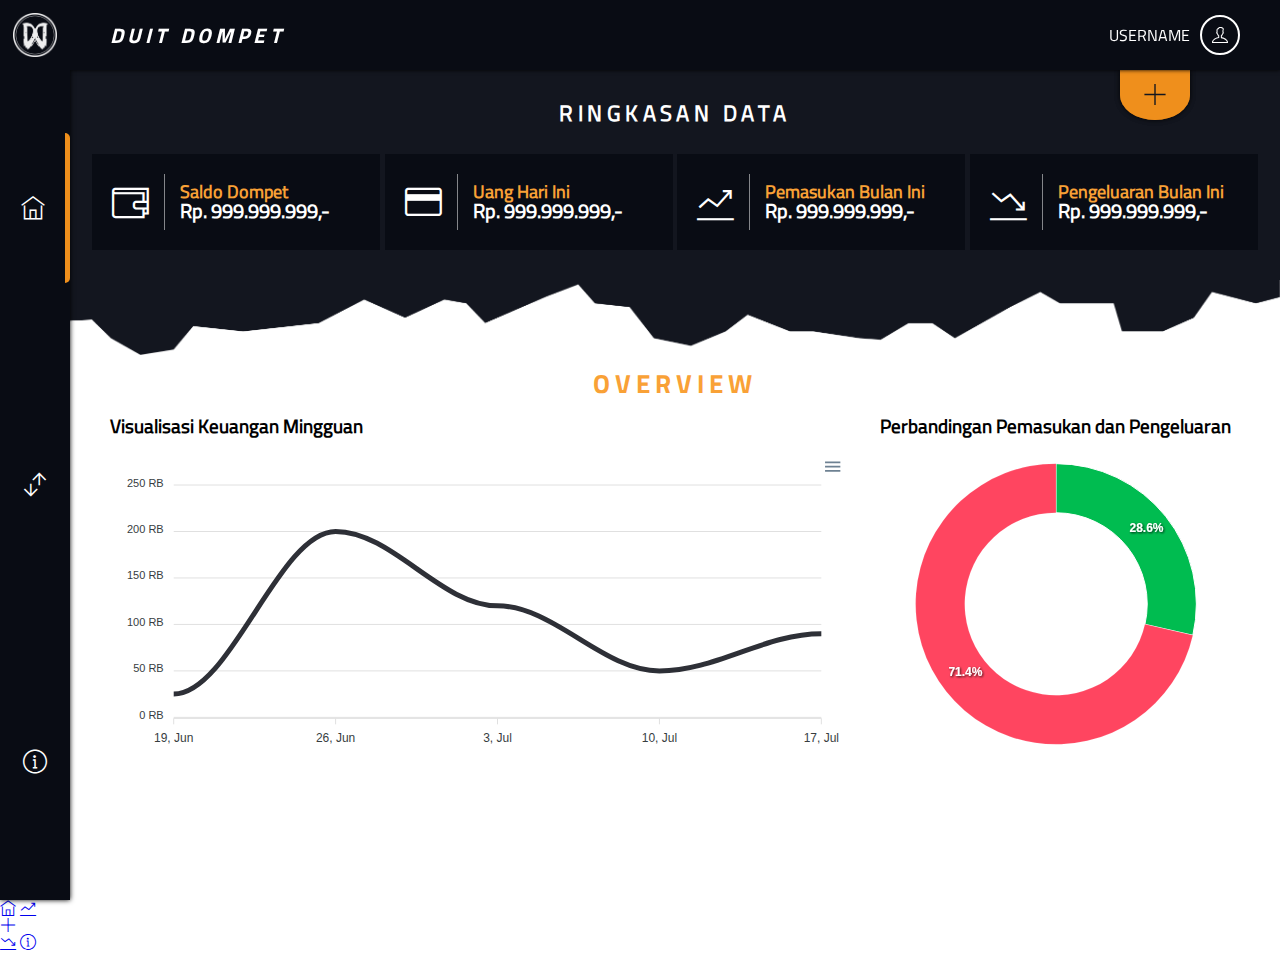
<file: index.html>
<!DOCTYPE html>
<html>
    <head>
		<title>Beranda | Duit Dompet</title>
		<meta name="viewport" content="width=device-width, initial-scale=1.0">
		<link href='css/responsive.css' rel="stylesheet">

		<link href="img/favicon.ico"  type="image/x-icon" rel="icon">
		<link href="css/main.css" rel='stylesheet'>
		<link href="css/sidebar.css" rel='stylesheet'>
		<link href="css/konten.css" rel='stylesheet'>
		<link href="css/modal.css" rel='stylesheet'>
		<link href="css/apexcharts.css" rel='stylesheet'>
		<link href="css/form.css" rel='stylesheet'>
		<link href="css/themify.css" rel='stylesheet'>

		<script src="js/jquery.min.js" type="text/javascript"></script>
		<script src="js/main.js" type="text/javascript"></script>
		<script src="js/apexcharts.min.js" type="text/javascript"></script>
	</head>
	
    <body onload='init()'>
        <div class="wrapper">
            <div class="sidebar">
                <div class="sidebar-head">
					<a href="#">
						<img src="img/duitdompet-logo-light.png">
					</a>
				</div>
				<ul class="sidebar-body">
					<li>
						<a class='aktif' href="index.html">
							<i class="ti ti-home"></i>
							<p>BERANDA</p>
						</a>
					</li>
					<li>
						<a href="trans.masuk.html">
							<i class="ti ti-exchange-vertical"></i>
							<p>TRANSAKSI</p>
						</a>
					</li>
					
					<li>
						<a href="tentang.html">
							<i class="ti ti-info-alt"></i>
							<p>TENTANG</p>
						</a>
					</li>
				</ul>
            </div>
            <div class="konten">
                <div class="navbar">
					<h2>DUIT DOMPET</h2>
					<div class="user">
						USERNAME
						<div class='circle'>
							<i class='ti ti-user'></i>
						</div>
					</div>
				</div>
				<div class='add-btn'>
					<i class='ti ti-plus'></i>
				</div>
				<div class="main-konten">

					<!-- /Konten -->
					<div class="stat">
						<h1>RINGKASAN DATA</h1>
						<div class='banner'>
							<div class="kartu">
								<i class='ti ti-wallet'></i>
								<div class="kartu-konten">
									<h3>Saldo Dompet</h3>
									<h4>Rp. 999.999.999,-</h4>
								</div>
							</div>
							<div class="kartu">
								<i class='ti ti-credit-card'></i>
								<div class="kartu-konten">
									<h3>Uang Hari Ini</h3>
									<h4>Rp. 999.999.999,-</h4>
								</div>
							</div>
							<div class="kartu">
								<i class='ti ti-stats-up'></i>
								<div class="kartu-konten">
									<h3>Pemasukan Bulan Ini</h3>
									<h4>Rp. 999.999.999,-</h4>
								</div>
							</div>
							<div class="kartu">
								<i class='ti ti-stats-down'></i>
								<div class="kartu-konten">
									<h3>Pengeluaran Bulan Ini</h3>
									<h4>Rp. 999.999.999,-</h4>
								</div>
							</div>
						</div>
						<div class="splitter"></div>
					</div>

					<div class='overview'>
						<center><h1>OVERVIEW</h1></center>
						<div class="split">
							<div class='chart-line'>
								<h2>Visualisasi Keuangan Mingguan</h2>
								<div class="clBeranda"></div>
							</div>
							<div class='chart-bar'>
								<h2>Perbandingan Pemasukan dan Pengeluaran</h2>
								<div class="cbBeranda"></div>
							</div>
						</div>
					</div>
					<!-- <div class="konten-footer">
						<img src="img/duitdompet-logo.png">
						<h5>Kelompok 7 &copy; <script>document.write(today.getFullYear());</script></h5>
						<h5>Hak Cipta dilindungi Undang-undang.</h5>
					</div> -->
				</div>
				<div class='add-btn'>
					<i class='ti ti-plus'></i>
				</div>
			</div>
			
			<ul class='appnav'>
				<li>
					<a href='index.html'><i class='ti ti-home'></i></a>
					<a href='trans.masuk.html'><i class='ti ti-stats-up'></i></a>
				</li>
				<li>
					<a class ='add-btn-nav' href='#'><i class='ti ti-plus' style='flex: 2 !important;'></i></a>
				</li>
				<li>
					<a href='trans.keluar.html'><i class='ti ti-stats-down'></i></a>
					<a href='tentang.html'><i class='ti ti-info-alt'></i></a>
				</li>
			</ul>

			
		</div>
		<div class='modal'>
			<div class='modal-container'>
				<div class='modal-head'>
					Tambah Data Transaksi
					<a class='close-btn' href='#'><i class='ti ti-close'></i></a>
				</div>
				<div class='modal-body'>
					<form action='#' method='post'>
						<h1>Tambah Data Transaksi</h1>
						<div class='grup-horizontal'>
							<div class='grup'>
								<label>Keterangan</label>
								<div class='input'>
									<input name='keterangan'>
								</div>
							</div>
							<div class='grup'>
								<label>Tanggal Transaksi</label>
								<div class='input'>
									<input type="date" name='tanggal'>
								</div>
							</div>
						</div>
						<div class='grup'>
							<label>Nominal</label>
							<div class='simbol-input'>
								<span class='simbol'>Rp.</span>
								<input name='nominal' type='number' placeholder="Nominal">
							</div>
						</div>
						<hr>
						<button class='btn simpan'>Simpan Data</button>
					</form>
				</div>
			</div>
		</div>
	</body>
	<script type="text/javascript">
		// Chart Script
		var clBerandaOpt = {
			chart: {
				type: 'line',
				zoom: {
					enabled: false	
				},
				height: 300,
			},
			series: [{
				name: 'Saldo',
				data: [
					25000,
					200000,
					120000,
					50000,
					90000
				]
			}],
			yaxis: {
				labels: {
					formatter: function (value) {
						var x = value / 1000;
						if(x < 1000000)
							return x + ' RB';
						else if(x >= 1000000 && x < 1000000000)
							return x + ' JT';
						else if(x >= 1000000000)
							return x + ' M';
					}
				}
			},
			xaxis: {
				categories: [
					getLastWeek(5),
					getLastWeek(4),
					getLastWeek(3),
					getLastWeek(2),
					getLastWeek(1)
				]
			},
			tooltip: {
				enabled: true
			},
			stroke: {
				curve: 'smooth',
				colors: [
					cssroot.getPropertyValue('--abu-dark').toString()
				]
			}
		}
		var clBeranda = new ApexCharts(document.querySelector(".clBeranda"), clBerandaOpt);
		clBeranda.render();

		var cbBerandaOpt = {
			series: [2000000,5000000],
			labels: ["Pemasukan", "Pengeluaran"],
			chart: {
				type: 'donut',
				height: 300
			},
			colors: ['#00bc50', '#FF4560'],
			plotOptions: {
				pie: {
					donut: {
						labels: {
							show: true,
							name: {
								show: true,
							},
							value: {
								show: true,
								formatter: function(value) {
									if(value < 1000000)
									{
										var x = value / 1000;
										return x + ' RB';
									}
									else if(value >= 1000000 && value < 1000000000)
									{
										var x = value / 1000000;
										return x + ' JT';
									}
									else if(value >= 1000000000)
									{
										var x = value / 1000000000;
										return x + ' M';
									}
								}
							}
						},
					}
				}
			},
			legend: {
				show: false
			},
			dataLabels: {
				enabled: true,
			},

			stroke: {
				show: true,
				width: 1,
				colors: ['#fff']
			},
			xaxis: {
				categories: [
					dateMonth(1),
					dateMonth(2),
					dateMonth(3),
					dateMonth(4),
					dateMonth(5),
					dateMonth(6),
					dateMonth(7)
				],
				labels: {
					formatter: function(value) {
						if(value < 1000000)
						{
							var x = value / 1000;
							return x + ' RB';
						}
						else if(value >= 1000000 && value < 1000000000)
						{
							var x = value / 1000000;
							return x + ' JT';
						}
						else if(value >= 1000000000)
						{
							var x = value / 1000000000;
							return x + ' M';
						}
					},
				}
			},
		};
		var cbBeranda = new ApexCharts(document.querySelector(".cbBeranda"), cbBerandaOpt);
		cbBeranda.render();
	
	</script>
</html>
</file>
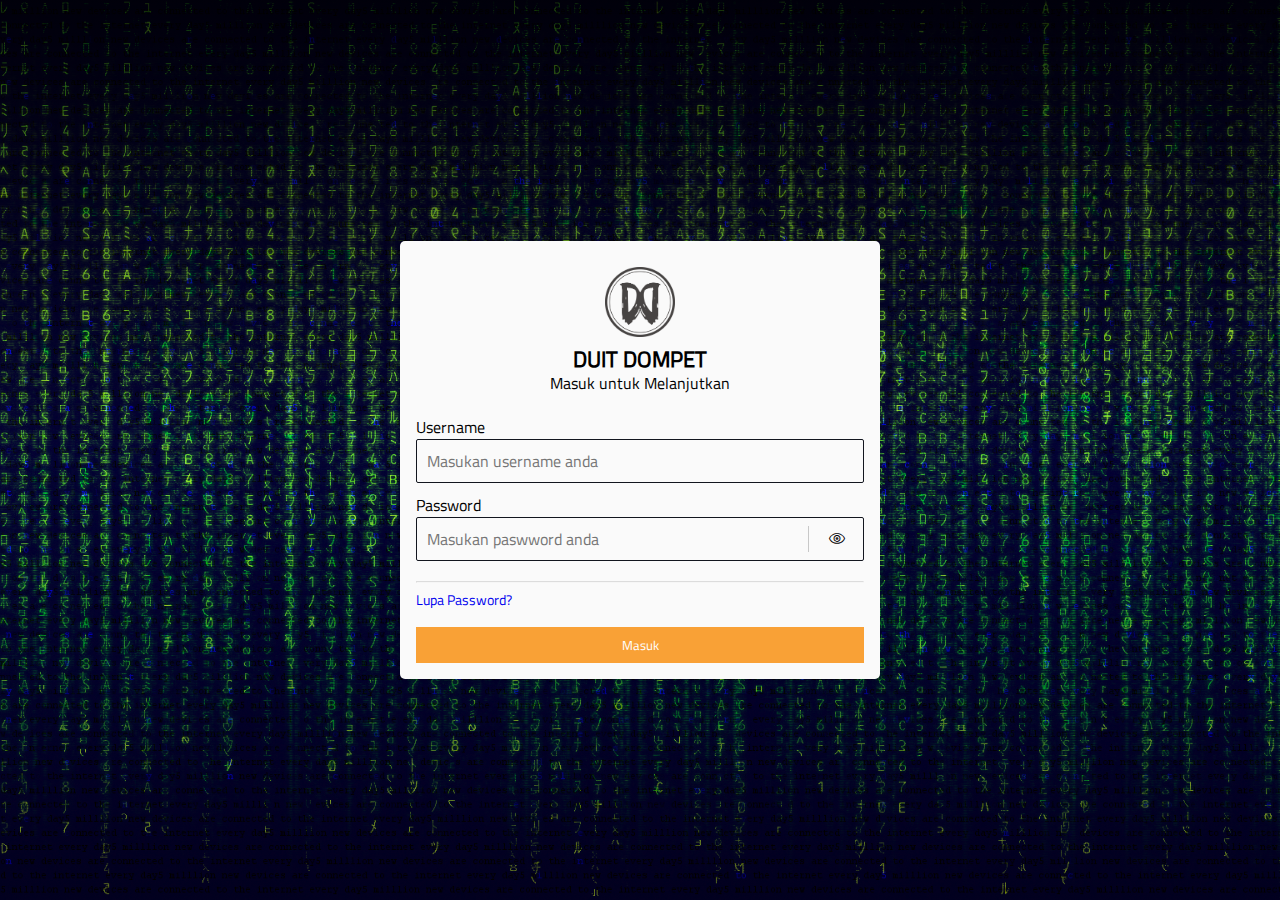
<file: auth.login.html>
<!DOCTYPE html>
<html>
    <head>
		<title>Masuk | Duit Dompet</title>
		<meta name="viewport" content="width=device-width, initial-scale=1.0">
		<link href='css/responsive.css' rel="stylesheet">

		<link href="img/favicon.ico"  type="image/x-icon" rel="icon">
		<link href="css/main.css" rel='stylesheet'>
        <link href="css/login.css" rel='stylesheet'>
		<link href="css/themify.css" rel='stylesheet'>

		<script src="js/main.js" type="text/javascript"></script>
		<script src="js/jquery.min.js" type="text/javascript"></script>
		<script src="js/apexcharts.min.js" type="text/javascript"></script>
	</head>
	
    <body onload='init()'>
        <div class='auth-wrap'>
            <div class='auth-contentwrap'>
                <form class='auth-in' action='#' method='post'>
                    <div class='head'>
                        <img src='img/duitdompet-logo.png'>
                        <h1>DUIT DOMPET</h1>
                        <p>Masuk untuk Melanjutkan</p>
                    </div>
                    <div class='grup'>
                        <label>Username</label>
                        <div class='inwrap'>
                            <input name='username' placeholder="Masukan username anda">
                        </div>
                    </div>
                    <div class='grup'>
                        <label>Password</label>
                        <div class='passinput'>
                            <input name='password' type='password' placeholder="Masukan paswword anda">
                            <a class='eye'><i class='ti ti-eye'></i></a>
                        </div>
                    </div>
                    <hr>
                    <a class='lupa' href="lupa.login.html">Lupa Password?</a>
                    <button type="submit" class='btn masuk'>Masuk</button>
                </form>
            </div>
        </div>

	</body>
</html>
</file>
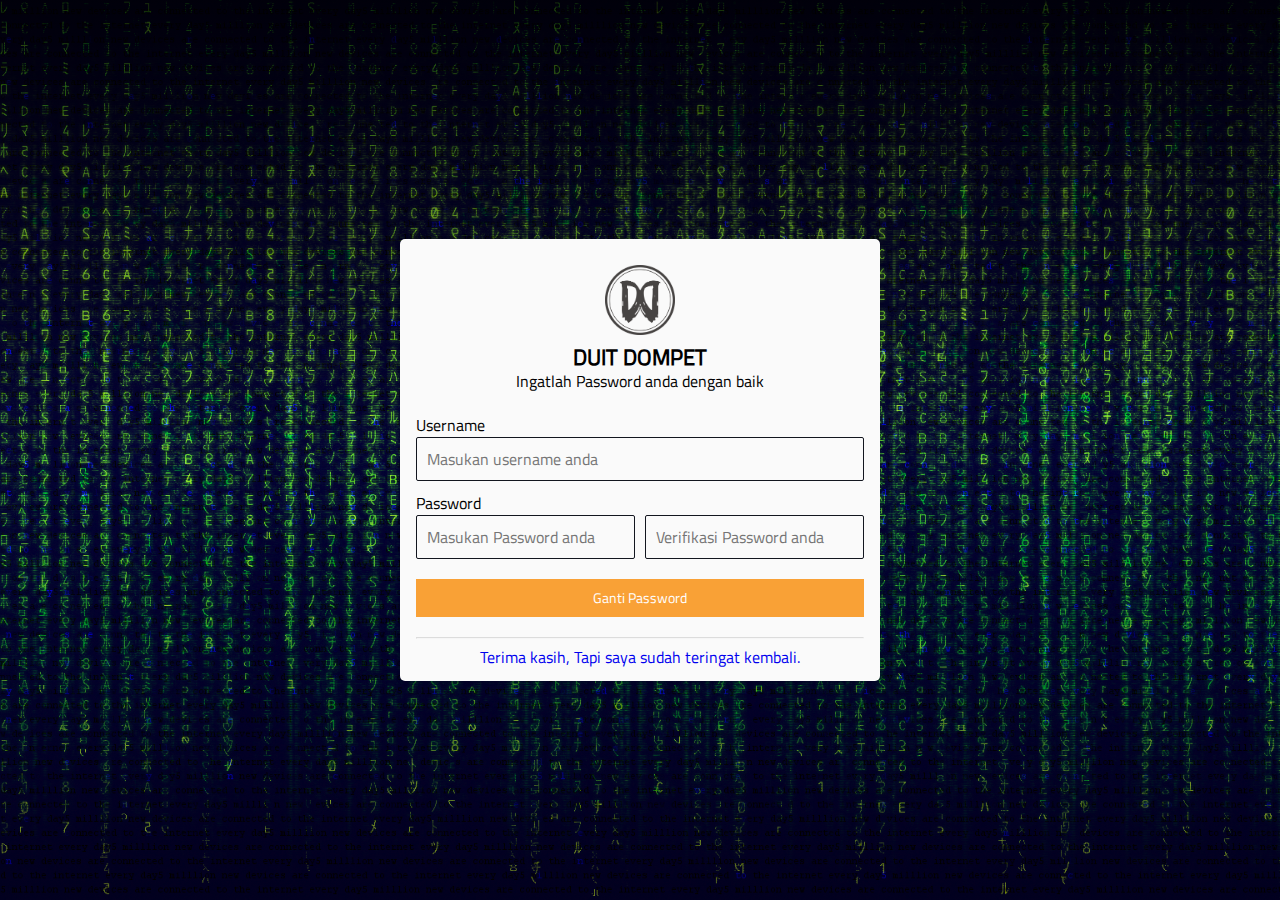
<file: lupa.login.html>
<!DOCTYPE html>
<html>
    <head>
		<title>Lupa | Duit Dompet</title>
		<meta name="viewport" content="width=device-width, initial-scale=1.0">
		<link href='css/responsive.css' rel="stylesheet">

		<link href="img/favicon.ico"  type="image/x-icon" rel="icon">
		<link href="css/main.css" rel='stylesheet'>
        <link href="css/login.css" rel='stylesheet'>
		<link href="css/themify.css" rel='stylesheet'>

		<script src="js/main.js" type="text/javascript"></script>
		<script src="js/jquery.min.js" type="text/javascript"></script>
		<script src="js/apexcharts.min.js" type="text/javascript"></script>
	</head>
	
    <body onload='init()'>
        <div class='auth-wrap'>
            <div class='auth-contentwrap'>
                <form class='auth-lupa' action='#' method='post'>
                    <div class='head'>
                        <img src='img/duitdompet-logo.png'>
                        <h1>DUIT DOMPET</h1>
                        <p>Ingatlah Password anda dengan baik</p>
                    </div>
                    <div class='grup'>
                        <label>Username</label>
                        <div class='inwrap'>
                            <input name='username' placeholder="Masukan username anda">
                        </div>
                    </div>
                    <div class='grup'>
                        <label>Password</label>
                        <div class='grup-horizontal'>
                            <div>
                                <div class='inwrap'>
                                    <input name='password1' type='password' placeholder="Masukan Password anda">
                                </div>
                            </div>
                            <div>
                                <div class='inwrap'>
                                    <input name='password2' type='password' placeholder="Verifikasi Password anda">
                                </div>
                            </div>
                        </div>
                    </div>
                    <button type="submit" class='btn lupa'>Ganti Password</button>
                    <hr>
                    <center><a href='auth.login.html' class='ingat'>Terima kasih, Tapi saya sudah teringat kembali.</a></center>
                </form>
            </div>
        </div>

	</body>
</html>
</file>
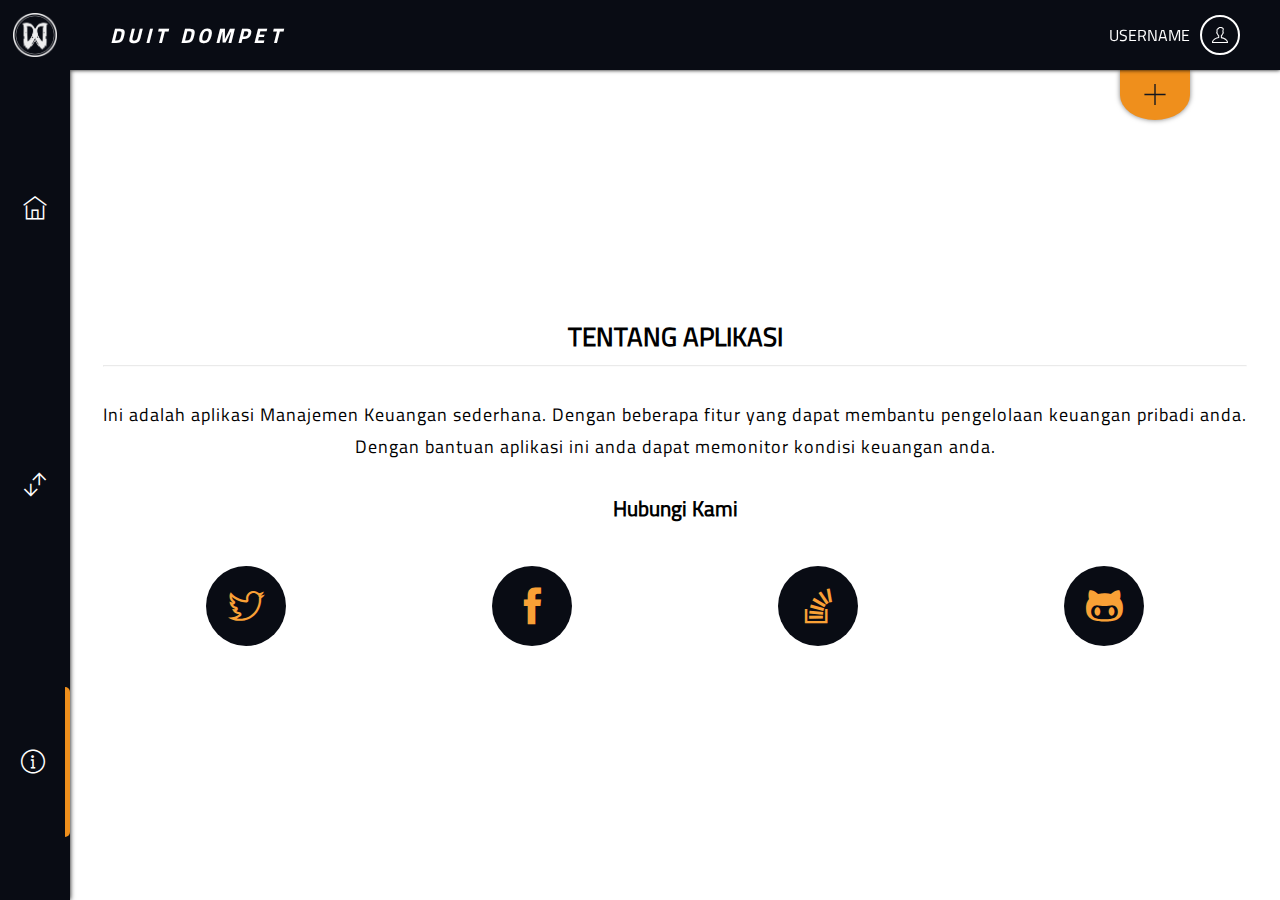
<file: modal.html>
<!DOCTYPE html>
<html>
    <head>
		<title>Beranda | Duit Dompet</title>
		<link href="img/favicon.ico"  type="image/x-icon" rel="icon">
		<link href="css/main.css" rel='stylesheet'>
		<link href="css/sidebar.css" rel='stylesheet'>
		<link href="css/konten.css" rel='stylesheet'>
		<link href="css/modal.css" rel='stylesheet'>
		<link href="css/apexcharts.css" rel='stylesheet'>
		<link href="css/themify.css" rel='stylesheet'>

		<script src="js/main.js" type="text/javascript"></script>
		<script src="js/jquery.min.js" type="text/javascript"></script>
		<script src="js/apexcharts.min.js" type="text/javascript"></script>
	</head>
	
    <body onload="init()">
        <div class="wrapper">
            <div class="sidebar">
                <div class="sidebar-head">
					<a href="#">
						<img src="img/duitdompet-logo-light.png">
					</a>
				</div>
				<ul class="sidebar-body">
					<li>
						<a class='' href="index.html">
							<i class="ti ti-home"></i>
							<p>BERANDA</p>
						</a>
					</li>
					<li>
						<a href="trans.masuk.html">
							<i class="ti ti-exchange-vertical"></i>
							<p>TRANSAKSI</p>
						</a>
					</li>
					
					<li>
						<a class='aktif' href="tentang.html">
							<i class="ti ti-info-alt"></i>
							<p class='setting-head'>TENTANG</p>
						</a>
					</li>
				</ul>
			</div>
			
            <div class="konten">
                <div class="navbar">
					<h2>DUIT DOMPET</h2>
					<div class="user">
						USERNAME
						<div class='circle'>
							<i class='ti ti-user'></i>
						</div>
					</div>
				</div>
				<div class="main-konten">

                    <!-- /Konten -->
                    <div class='info-wrap'>
                        <div>
							<h1 class='info-head'>TENTANG APLIKASI</h1>
							<hr>
							<div class='info-contain'>
								<div class="section">
									<p align="center">
										Ini adalah aplikasi Manajemen Keuangan sederhana. Dengan beberapa fitur yang dapat membantu pengelolaan keuangan pribadi anda.<br>
										Dengan bantuan aplikasi ini anda dapat memonitor kondisi keuangan anda.
									</p>

									<h2 align='center'>Hubungi Kami</h2>
									<div class='box'>
										<a class='kartu-sosial' href='#'>
											<i class='ti ti-twitter'></i>
										</a>
										<a class='kartu-sosial' href='#'>
											<i class='ti ti-facebook'></i>
										</a>
										<a class='kartu-sosial' href='#'>
											<i class='ti ti-stack-overflow'></i>
										</a>
										<a class='kartu-sosial' href='#'>
											<i class='ti ti-github'></i>
										</a>
									</div>

								</div>
							</div>
						</div>
					</div>

					<!-- <div class="konten-footer">
						<img src="img/duitdompet-logo.png">
						<h5>Kelompok 7 &copy; <script>document.write(today.getFullYear());</script></h5>
						<h5>Hak Cipta dilindungi Undang-undang.</h5>
					</div> -->
				</div>


				
			</div>
			

			<div class='add-btn'>
				<i class='ti ti-plus'></i>
			</div>
			<div class='modal'>
				<div class='modal-container'>
					<div class='modal-head'>
						Judul modal
						<a class='close-btn' href='#'><i class='ti ti-close'></i></a>
					</div>
					<div class='modal-body'>
						asd<br>
						asd<br>
						asd<br>
						asd<br>
						asd<br>
						asd<br>
						asd<br>
						asd<br>
						asd<br>
						asd<br>
						asd<br>
						asd<br>
						asd<br>
						asd<br>
						asd<br>
						asd<br>
						asd<br>
						asd<br>
						asd<br>
						asd<br>
						asd<br>
						asd<br>
						asd<br>
						asd<br>
						asd<br>
						asd<br>
						asd<br>
						asd<br>
						asd<br>
						asd<br>
						asd<br>
						asd<br>
						asd<br>
						asd<br>
						asd<br>
						asd<br>
						asd<br>
						asd<br>
						asd<br>
						asd<br>
						asd<br>
						asd<br>
						asd<br>
						asd<br>
						asd<br>
						asd<br>
						asd<br>
						asd<br>
						asd<br>
						asd<br>
						asd<br>
						asd<br>
						asd<br>
					</div>
				</div>
			</div>
        </div>
	</body>
</html>
</file>
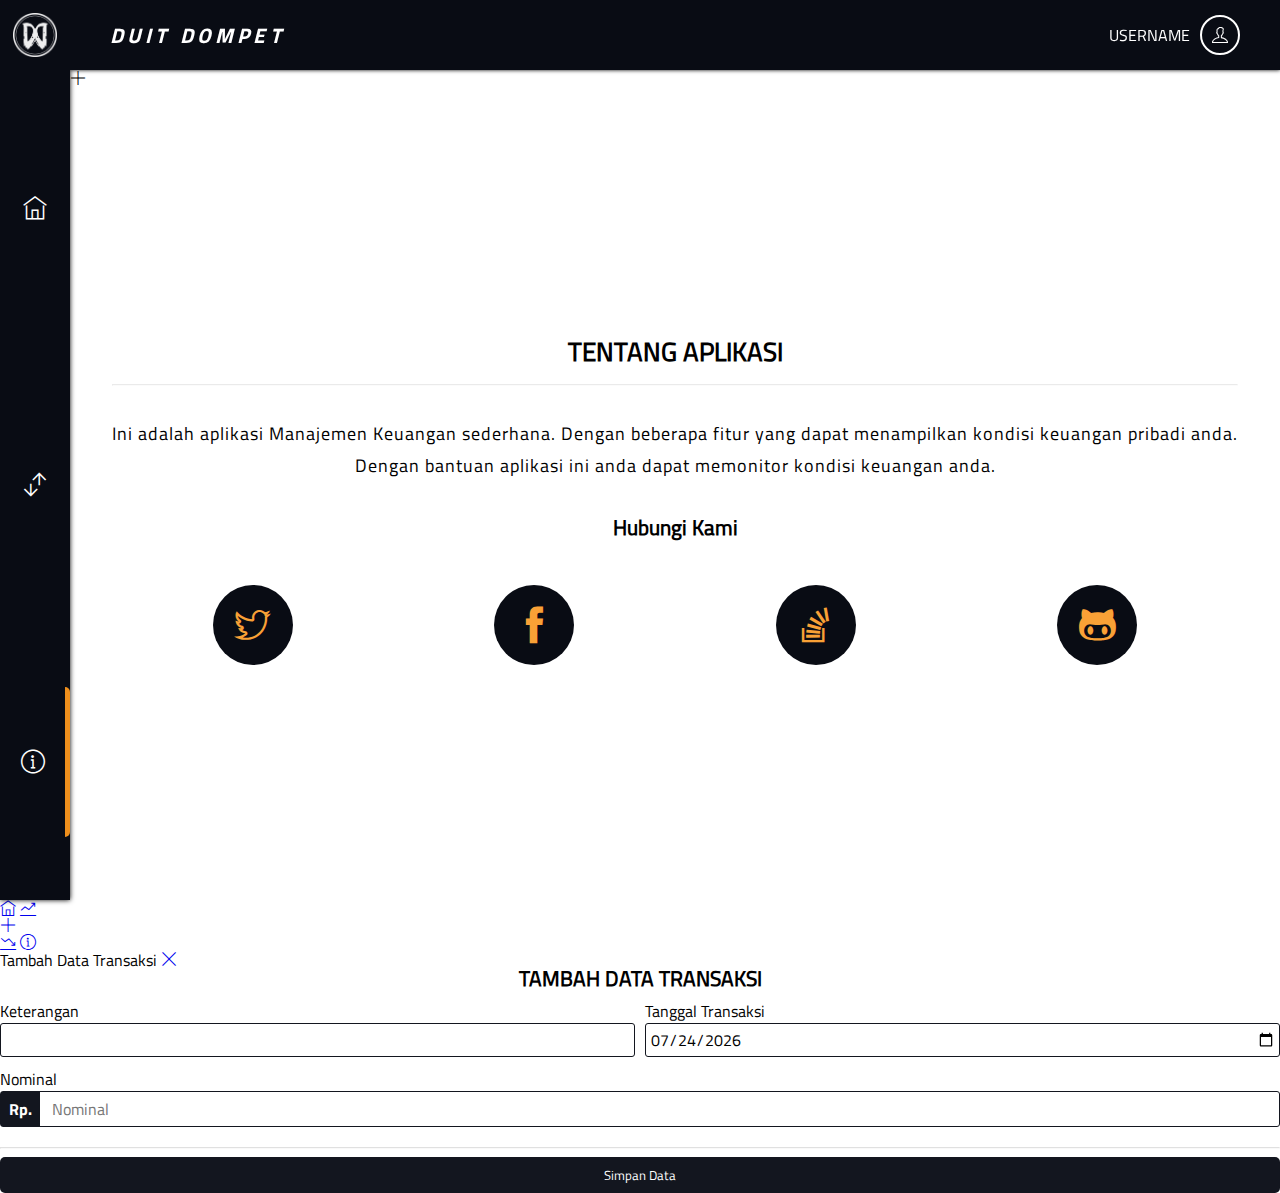
<file: tentang.html>
<!DOCTYPE html>
<html>
    <head>
		<title>Tentang | Duit Dompet</title>
		<meta name="viewport" content="width=device-width, initial-scale=1.0">
		<link href='css/responsive.css' rel="stylesheet">

		<link href="img/favicon.ico"  type="image/x-icon" rel="icon">
		<link href="css/main.css" rel='stylesheet'>
		<link href="css/sidebar.css" rel='stylesheet'>
		<link href="css/konten.css" rel='stylesheet'>
		<link href="css/apexcharts.css" rel='stylesheet'>
		<link href="css/form.css" rel='stylesheet'>
		<link href="css/themify.css" rel='stylesheet'>

		<script src="js/main.js" type="text/javascript"></script>
		<script src="js/jquery.min.js" type="text/javascript"></script>
		<script src="js/apexcharts.min.js" type="text/javascript"></script>
	</head>
	
    <body onload='init()'>
        <div class="wrapper">
            <div class="sidebar">
                <div class="sidebar-head">
					<a href="#">
						<img src="img/duitdompet-logo-light.png">
					</a>
				</div>
				<ul class="sidebar-body">
					<li>
						<a class='' href="index.html">
							<i class="ti ti-home"></i>
							<p>BERANDA</p>
						</a>
					</li>
					<li>
						<a href="trans.masuk.html">
							<i class="ti ti-exchange-vertical"></i>
							<p>TRANSAKSI</p>
						</a>
					</li>
					
					<li>
						<a class='aktif' href="tentang.html">
							<i class="ti ti-info-alt"></i>
							<p class='setting-head'>TENTANG</p>
						</a>
					</li>
				</ul>
            </div>
            <div class="konten">
                <div class="navbar">
					<h2>DUIT DOMPET</h2>
					<div class="user">
						USERNAME
						<div class='circle'>
							<i class='ti ti-user'></i>
						</div>
					</div>
				</div>
				<div class="main-konten">

					<!-- /Konten -->
					<div class='add-btn'>
                        <i class='ti ti-plus'></i>
                    </div>
                    <div class='info-wrap'>
                        <div>
							<h1 class='info-head'>TENTANG APLIKASI</h1>
							<hr>
							<div class='info-contain'>
								<div class="section">
									<p align="center">
										Ini adalah aplikasi Manajemen Keuangan sederhana. Dengan beberapa fitur yang dapat menampilkan kondisi keuangan pribadi anda.<br>
										Dengan bantuan aplikasi ini anda dapat memonitor kondisi keuangan anda.
									</p>

									<h2 align='center'>Hubungi Kami</h2>
									<div class='box'>
										<a class='kartu-sosial' href='#'>
											<i class='ti ti-twitter'></i>
										</a>
										<a class='kartu-sosial' href='#'>
											<i class='ti ti-facebook'></i>
										</a>
										<a class='kartu-sosial' href='#'>
											<i class='ti ti-stack-overflow'></i>
										</a>
										<a class='kartu-sosial' href='#'>
											<i class='ti ti-github'></i>
										</a>
									</div>

								</div>
							</div>
						</div>
					</div>

					<!-- <div class="konten-footer">
						<img src="img/duitdompet-logo.png">
						<h5>Kelompok 7 &copy; <script>document.write(today.getFullYear());</script></h5>
						<h5>Hak Cipta dilindungi Undang-undang.</h5>
					</div> -->
				</div>
			</div>
			
			<ul class='appnav'>
				<li>
					<a href='index.html'><i class='ti ti-home'></i></a>
					<a href='trans.masuk.html'><i class='ti ti-stats-up'></i></a>
				</li>
				<li>
					<a class ='add-btn-nav' href='#'><i class='ti ti-plus' style='flex: 2 !important;'></i></a>
				</li>
				<li>
					<a href='trans.keluar.html'><i class='ti ti-stats-down'></i></a>
					<a href='tentang.html'><i class='ti ti-info-alt'></i></a>
				</li>
			</ul>

		</div>
		<div class='modal'>
			<div class='modal-container'>
				<div class='modal-head'>
					Tambah Data Transaksi
					<a class='close-btn' href='#'><i class='ti ti-close'></i></a>
				</div>
				<div class='modal-body'>
					<form action='#' method='post'>
						<h1>Tambah Data Transaksi</h1>
						<div class='grup-horizontal'>
							<div class='grup'>
								<label>Keterangan</label>
								<div class='input'>
									<input name='keterangan'>
								</div>
							</div>
							<div class='grup'>
								<label>Tanggal Transaksi</label>
								<div class='input'>
									<input type="date" name='tanggal'>
								</div>
							</div>
						</div>
						<div class='grup'>
							<label>Nominal</label>
							<div class='simbol-input'>
								<span class='simbol'>Rp.</span>
								<input name='nominal' type='number' placeholder="Nominal">
							</div>
						</div>
						<hr>
						<button class='btn simpan'>Simpan Data</button>
					</form>
				</div>
			</div>
		</div>
	</body>
</html>
</file>
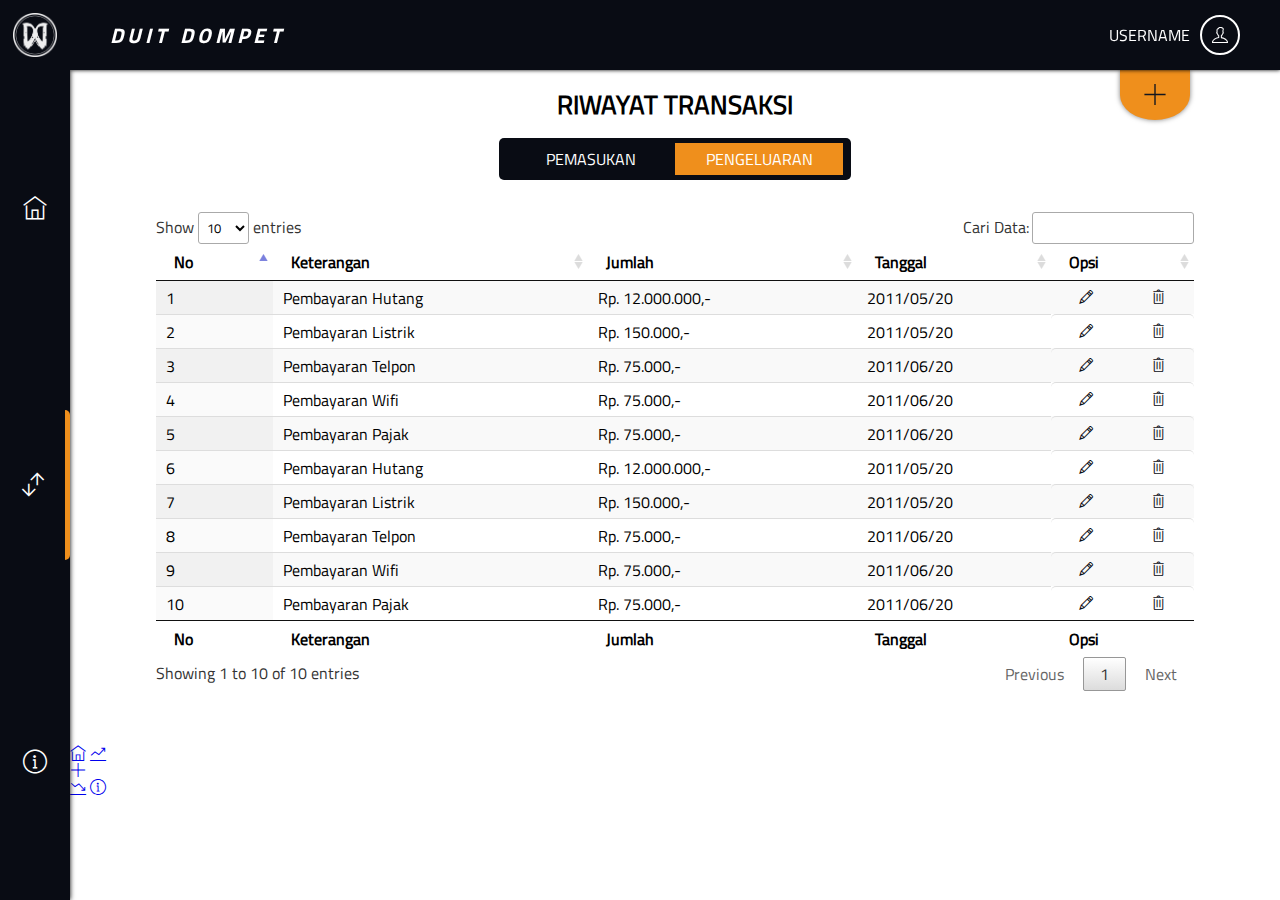
<file: trans.keluar.html>
<!DOCTYPE html>
<html>
    <head>
        <title>Transaksi Keluar | Duit Dompet</title>
        <meta name="viewport" content="width=device-width, initial-scale=1.0">
        <link href='css/responsive.css' rel="stylesheet">

		<link href="img/favicon.ico"  type="image/x-icon" rel="icon">
		<link href="css/main.css" rel='stylesheet'>
		<link href="css/sidebar.css" rel='stylesheet'>
		<link href="css/konten.css" rel='stylesheet'>
		<link href="css/modal.css" rel='stylesheet'>
		<link href="css/apexcharts.css" rel='stylesheet'>
		<link href="css/themify.css" rel='stylesheet'>
		<link href="css/jquery.dataTables.min.css" rel='stylesheet'>

		<script src="js/main.js" type="text/javascript"></script>
        <script src="js/jquery.min.js" type="text/javascript"></script>
        <script src="js/jquery.dataTables.min.js" type="text/javascript"></script>
		<script src="js/apexcharts.min.js" type="text/javascript"></script>
	</head>
	
    <body onload="init()">
        <div class="wrapper">
            <div class="sidebar">
                <div class="sidebar-head">
					<a href="#">
						<img src="img/duitdompet-logo-light.png">
					</a>
				</div>
				<ul class="sidebar-body">
					<li>
						<a href="index.html">
							<i class="ti ti-home"></i>
							<p>BERANDA</p>
						</a>
					</li>
					<li>
						<a class='aktif' shref="trans.masuk.html">
							<i class="ti ti-exchange-vertical"></i>
							<p>TRANSAKSI</p>
						</a>
					</li>
					
					<li>
						<a href="tentang.html">
							<i class="ti ti-info-alt"></i>
							<p>TENTANG</p>
						</a>
					</li>
				</ul>
            </div>
            <div class="konten">
                <div class="navbar">
					<h2>DUIT DOMPET</h2>
					<div class="user">
						USERNAME
						<div class='circle'>
							<i class='ti ti-user'></i>
						</div>
					</div>
                </div>
                <div class='add-btn'>
                    <i class='ti ti-plus'></i>
                </div>
				<div class="main-konten">

					<!-- /Konten -->
                    <div class='kasual'>
                        <h1 class='pageHead'>RIWAYAT TRANSAKSI</h1>
                        <div class='inner-konten'>
                            <div class="btn-grup">
                                <a class='btn' href="trans.masuk.html">PEMASUKAN</a>
                                <a class='btn aktif' href="trans.keluar.html">PENGELUARAN</a>
                            </div>

                            <div class="tabel-data">
                                <table id="pengeluaran" class="display" style="width:100%">
                                    <thead>
                                        <tr>
                                            <th>No</th>
                                            <th>Keterangan</th>
                                            <th>Jumlah</th>
                                            <th>Tanggal</th>
                                            <th>Opsi</th>
                                        </tr>
                                    </thead>
                                    <tbody>
                                        <tr>
                                            <td>1</td>
                                            <td>Pembayaran Hutang</td>
                                            <td>Rp. 12.000.000,-</td>
                                            <td>2011/05/20</td>
                                            <td class='btn-grup'>
                                                <a href="#" class='btn'><i class='ti ti-pencil'></i></a>
                                                <a href="#" class='btn'><i class='ti ti-trash'></i></a>
                                            </td>
                                        </tr>
                                        <tr>
                                            <td>2</td>
                                            <td>Pembayaran Listrik</td>
                                            <td>Rp. 150.000,-</td>
                                            <td>2011/05/20</td>
                                            <td class='btn-grup'>
                                                <a href="#" class='btn' ><i class='ti ti-pencil'></i></a>
                                                <a href="#" class='btn' ><i class='ti ti-trash'></i></a>
                                            </td>
                                        </tr>
                                        <tr>
                                            <td>3</td>
                                            <td>Pembayaran Telpon</td>
                                            <td>Rp. 75.000,-</td>
                                            <td>2011/06/20</td>
                                            <td class='btn-grup'>
                                                <a href="#" class='btn' ><i class='ti ti-pencil'></i></a>
                                                <a href="#" class='btn' ><i class='ti ti-trash'></i></a>
                                            </td>
                                        </tr>
                                        <tr>
                                            <td>4</td>
                                            <td>Pembayaran Wifi</td>
                                            <td>Rp. 75.000,-</td>
                                            <td>2011/06/20</td>
                                            <td class='btn-grup'>
                                                <a href="#" class='btn' ><i class='ti ti-pencil'></i></a>
                                                <a href="#" class='btn' ><i class='ti ti-trash'></i></a>
                                            </td>
                                        </tr>
                                        <tr>
                                            <td>5</td>
                                            <td>Pembayaran Pajak</td>
                                            <td>Rp. 75.000,-</td>
                                            <td>2011/06/20</td>
                                            <td class='btn-grup'>
                                                <a href="#" class='btn' ><i class='ti ti-pencil'></i></a>
                                                <a href="#" class='btn' ><i class='ti ti-trash'></i></a>
                                            </td>
                                        </tr>
                                        <tr>
                                            <td>6</td>
                                            <td>Pembayaran Hutang</td>
                                            <td>Rp. 12.000.000,-</td>
                                            <td>2011/05/20</td>
                                            <td class='btn-grup'>
                                                <a href="#" class='btn' ><i class='ti ti-pencil'></i></a>
                                                <a href="#" class='btn' ><i class='ti ti-trash'></i></a>
                                            </td>
                                        </tr>
                                        <tr>
                                            <td>7</td>
                                            <td>Pembayaran Listrik</td>
                                            <td>Rp. 150.000,-</td>
                                            <td>2011/05/20</td>
                                            <td class='btn-grup'>
                                                <a href="#" class='btn' ><i class='ti ti-pencil'></i></a>
                                                <a href="#" class='btn' ><i class='ti ti-trash'></i></a>
                                            </td>
                                        </tr>
                                        <tr>
                                            <td>8</td>
                                            <td>Pembayaran Telpon</td>
                                            <td>Rp. 75.000,-</td>
                                            <td>2011/06/20</td>
                                            <td class='btn-grup'>
                                                <a href="#" class='btn' ><i class='ti ti-pencil'></i></a>
                                                <a href="#" class='btn' ><i class='ti ti-trash'></i></a>
                                            </td>
                                        </tr>
                                        <tr>
                                            <td>9</td>
                                            <td>Pembayaran Wifi</td>
                                            <td>Rp. 75.000,-</td>
                                            <td>2011/06/20</td>
                                            <td class='btn-grup'>
                                                <a href="#" class='btn' ><i class='ti ti-pencil'></i></a>
                                                <a href="#" class='btn' ><i class='ti ti-trash'></i></a>
                                            </td>
                                        </tr>
                                        <tr>
                                            <td>10</td>
                                            <td>Pembayaran Pajak</td>
                                            <td>Rp. 75.000,-</td>
                                            <td>2011/06/20</td>
                                            <td class='btn-grup'>
                                                <a href="#" class='btn' ><i class='ti ti-pencil'></i></a>
                                                <a href="#" class='btn' ><i class='ti ti-trash'></i></a>
                                            </td>
                                        </tr>
                                        
                                    </tbody>
                                    <tfoot>
                                        <tr>
                                            <th>No</th>
                                            <th>Keterangan</th>
                                            <th>Jumlah</th>
                                            <th>Tanggal</th>
                                            <th>Opsi</th>
                                        </tr>
                                    </tfoot>
                                </table>
                            </div>
                        </div>
                    </div>
                    


					<!-- <div class="konten-footer">
						<img src="img/duitdompet-logo.png">
						<h5>Kelompok 7 &copy; <script>document.write(today.getFullYear());</script></h5>
						<h5>Hak Cipta dilindungi Undang-undang.</h5>
					</div> -->
                </div>
                
                <ul class='appnav'>
                    <li>
                        <a href='index.html'><i class='ti ti-home'></i></a>
                        <a href='trans.masuk.html'><i class='ti ti-stats-up'></i></a>
                    </li>
                    <li>
                        <a class ='add-btn-nav' href='#'><i class='ti ti-plus' style='flex: 2 !important;'></i></a>
                    </li>
                    <li>
                        <a href='trans.keluar.html'><i class='ti ti-stats-down'></i></a>
                        <a href='tentang.html'><i class='ti ti-info-alt'></i></a>
                    </li>
                </ul>
            </div>
        </div>
        <div class='modal'>
			<div class='modal-container'>
				<div class='modal-head'>
					Tambah Data Transaksi
					<a class='close-btn' href='#'><i class='ti ti-close'></i></a>
				</div>
				<div class='modal-body'>
					<form action='#' method='post'>
						<h1>Tambah Data Transaksi</h1>
						<div class='grup-horizontal'>
							<div class='grup'>
								<label>Keterangan</label>
								<div class='input'>
									<input name='keterangan'>
								</div>
							</div>
							<div class='grup'>
								<label>Tanggal Transaksi</label>
								<div class='input'>
									<input type="date" name='tanggal'>
								</div>
							</div>
						</div>
						<div class='grup'>
							<label>Nominal</label>
							<div class='simbol-input'>
								<span class='simbol'>Rp.</span>
								<input name='nominal' type='number' placeholder="Nominal">
							</div>
						</div>
						<hr>
						<button class='btn simpan'>Simpan Data</button>
					</form>
				</div>
			</div>
		</div>
        <script>$('#pengeluaran').DataTable();</script>
	</body>
</html>
</file>
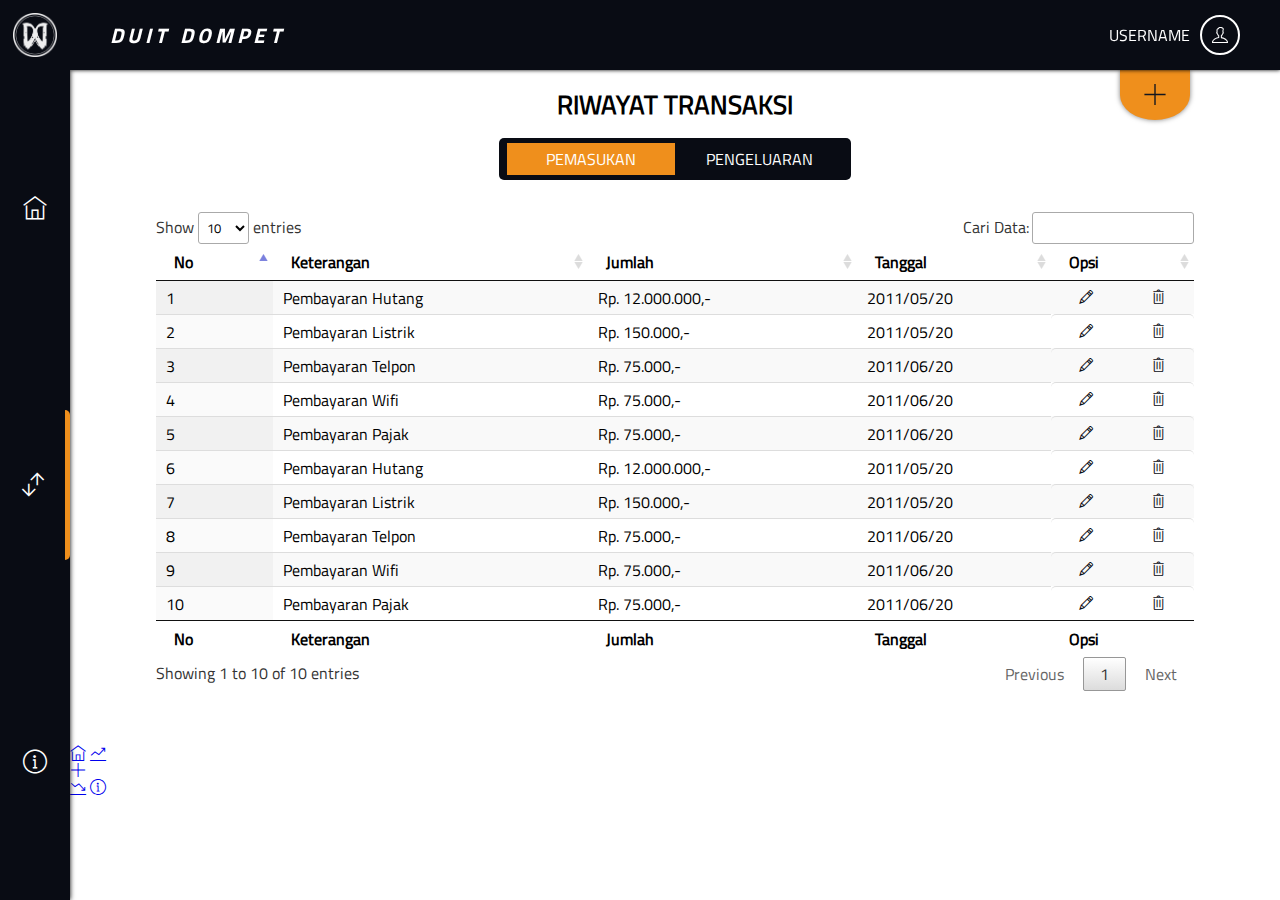
<file: trans.masuk.html>
<!DOCTYPE html>
<html>
    <head>
        <title>Transaksi Masuk | Duit Dompet</title>
        <meta name="viewport" content="width=device-width, initial-scale=1.0">
        <link href='css/responsive.css' rel="stylesheet">


		<link href="img/favicon.ico"  type="image/x-icon" rel="icon">
		<link href="css/main.css" rel='stylesheet'>
		<link href="css/sidebar.css" rel='stylesheet'>
		<link href="css/konten.css" rel='stylesheet'>
		<link href="css/modal.css" rel='stylesheet'>
		<link href="css/apexcharts.css" rel='stylesheet'>
		<link href="css/themify.css" rel='stylesheet'>
		<link href="css/jquery.dataTables.min.css" rel='stylesheet'>

		<script src="js/main.js" type="text/javascript"></script>
        <script src="js/jquery.min.js" type="text/javascript"></script>
        <script src="js/jquery.dataTables.min.js" type="text/javascript"></script>
		<script src="js/apexcharts.min.js" type="text/javascript"></script>
	</head>
	
    <body onload='init()'>
        <div class="wrapper">
            <div class="sidebar">
                <div class="sidebar-head">
					<a href="#">
						<img src="img/duitdompet-logo-light.png">
					</a>
				</div>
				<ul class="sidebar-body">
					<li>
						<a href="index.html">
							<i class="ti ti-home"></i>
							<p>BERANDA</p>
						</a>
					</li>
					<li>
						<a class='aktif' href="trans.masuk.html">
							<i class="ti ti-exchange-vertical"></i>
							<p>TRANSAKSI</p>
						</a>
					</li>
					
					<li>
						<a href="tentang.html">
							<i class="ti ti-info-alt"></i>
							<p>TENTANG</p>
						</a>
					</li>
				</ul>
            </div>
            <div class="konten">
                <div class="navbar">
					<h2>DUIT DOMPET</h2>
					<div class="user">
						USERNAME
						<div class='circle'>
							<i class='ti ti-user'></i>
						</div>
					</div>
				</div>
				<div class="main-konten">

					<!-- /Konten -->
                    <div class='kasual'>
                        <h1 class='pageHead'>RIWAYAT TRANSAKSI</h1>
                        <div class='inner-konten'>
                            <div class="btn-grup">
                                <a class='btn aktif' href="trans.masuk.html">PEMASUKAN</a>
                                <a class='btn' href="trans.keluar.html">PENGELUARAN</a>
                            </div>

                            <div class="tabel-data">
                                <table id="pengeluaran" class="display" style="width:100%">
                                    <thead>
                                        <tr>
                                            <th>No</th>
                                            <th>Keterangan</th>
                                            <th>Jumlah</th>
                                            <th>Tanggal</th>
                                            <th>Opsi</th>
                                        </tr>
                                    </thead>
                                    <tbody>
                                        <tr>
                                            <td>1</td>
                                            <td>Pembayaran Hutang</td>
                                            <td>Rp. 12.000.000,-</td>
                                            <td>2011/05/20</td>
                                            <td class='btn-grup'>
                                                <a href="#" class='btn'><i class='ti ti-pencil'></i></a>
                                                <a href="#" class='btn'><i class='ti ti-trash'></i></a>
                                            </td>
                                        </tr>
                                        <tr>
                                            <td>2</td>
                                            <td>Pembayaran Listrik</td>
                                            <td>Rp. 150.000,-</td>
                                            <td>2011/05/20</td>
                                            <td class='btn-grup'>
                                                <a href="#" class='btn' ><i class='ti ti-pencil'></i></a>
                                                <a href="#" class='btn' ><i class='ti ti-trash'></i></a>
                                            </td>
                                        </tr>
                                        <tr>
                                            <td>3</td>
                                            <td>Pembayaran Telpon</td>
                                            <td>Rp. 75.000,-</td>
                                            <td>2011/06/20</td>
                                            <td class='btn-grup'>
                                                <a href="#" class='btn' ><i class='ti ti-pencil'></i></a>
                                                <a href="#" class='btn' ><i class='ti ti-trash'></i></a>
                                            </td>
                                        </tr>
                                        <tr>
                                            <td>4</td>
                                            <td>Pembayaran Wifi</td>
                                            <td>Rp. 75.000,-</td>
                                            <td>2011/06/20</td>
                                            <td class='btn-grup'>
                                                <a href="#" class='btn' ><i class='ti ti-pencil'></i></a>
                                                <a href="#" class='btn' ><i class='ti ti-trash'></i></a>
                                            </td>
                                        </tr>
                                        <tr>
                                            <td>5</td>
                                            <td>Pembayaran Pajak</td>
                                            <td>Rp. 75.000,-</td>
                                            <td>2011/06/20</td>
                                            <td class='btn-grup'>
                                                <a href="#" class='btn' ><i class='ti ti-pencil'></i></a>
                                                <a href="#" class='btn' ><i class='ti ti-trash'></i></a>
                                            </td>
                                        </tr>
                                        <tr>
                                            <td>6</td>
                                            <td>Pembayaran Hutang</td>
                                            <td>Rp. 12.000.000,-</td>
                                            <td>2011/05/20</td>
                                            <td class='btn-grup'>
                                                <a href="#" class='btn' ><i class='ti ti-pencil'></i></a>
                                                <a href="#" class='btn' ><i class='ti ti-trash'></i></a>
                                            </td>
                                        </tr>
                                        <tr>
                                            <td>7</td>
                                            <td>Pembayaran Listrik</td>
                                            <td>Rp. 150.000,-</td>
                                            <td>2011/05/20</td>
                                            <td class='btn-grup'>
                                                <a href="#" class='btn' ><i class='ti ti-pencil'></i></a>
                                                <a href="#" class='btn' ><i class='ti ti-trash'></i></a>
                                            </td>
                                        </tr>
                                        <tr>
                                            <td>8</td>
                                            <td>Pembayaran Telpon</td>
                                            <td>Rp. 75.000,-</td>
                                            <td>2011/06/20</td>
                                            <td class='btn-grup'>
                                                <a href="#" class='btn' ><i class='ti ti-pencil'></i></a>
                                                <a href="#" class='btn' ><i class='ti ti-trash'></i></a>
                                            </td>
                                        </tr>
                                        <tr>
                                            <td>9</td>
                                            <td>Pembayaran Wifi</td>
                                            <td>Rp. 75.000,-</td>
                                            <td>2011/06/20</td>
                                            <td class='btn-grup'>
                                                <a href="#" class='btn' ><i class='ti ti-pencil'></i></a>
                                                <a href="#" class='btn' ><i class='ti ti-trash'></i></a>
                                            </td>
                                        </tr>
                                        <tr>
                                            <td>10</td>
                                            <td>Pembayaran Pajak</td>
                                            <td>Rp. 75.000,-</td>
                                            <td>2011/06/20</td>
                                            <td class='btn-grup'>
                                                <a href="#" class='btn' ><i class='ti ti-pencil'></i></a>
                                                <a href="#" class='btn' ><i class='ti ti-trash'></i></a>
                                            </td>
                                        </tr>
                                        
                                    </tbody>
                                    <tfoot>
                                        <tr>
                                            <th>No</th>
                                            <th>Keterangan</th>
                                            <th>Jumlah</th>
                                            <th>Tanggal</th>
                                            <th>Opsi</th>
                                        </tr>
                                    </tfoot>
                                </table>
                            </div>
                        </div>
                    </div>
                    <ul class='appnav'>
                        <li>
                            <a href='index.html'><i class='ti ti-home'></i></a>
                            <a href='trans.masuk.html'><i class='ti ti-stats-up'></i></a>
                        </li>
                        <li>
                            <a class ='add-btn-nav' href='#'><i class='ti ti-plus' style='flex: 2 !important;'></i></a>
                        </li>
                        <li>
                            <a href='trans.keluar.html'><i class='ti ti-stats-down'></i></a>
                            <a href='tentang.html'><i class='ti ti-info-alt'></i></a>
                        </li>
                    </ul>
        
                    <div class='add-btn'>
                        <i class='ti ti-plus'></i>
                    </div>

					<!-- <div class="konten-footer">
						<img src="img/duitdompet-logo.png">
						<h5>Kelompok 7 &copy; <script>document.write(today.getFullYear());</script></h5>
						<h5>Hak Cipta dilindungi Undang-undang.</h5>
					</div> -->
				</div>
            </div>
        </div>
        <div class='modal'>
			<div class='modal-container'>
				<div class='modal-head'>
					Tambah Data Transaksi
					<a class='close-btn' href='#'><i class='ti ti-close'></i></a>
				</div>
				<div class='modal-body'>
					<form action='#' method='post'>
						<h1>Tambah Data Transaksi</h1>
						<div class='grup-horizontal'>
							<div class='grup'>
								<label>Keterangan</label>
								<div class='input'>
									<input name='keterangan'>
								</div>
							</div>
							<div class='grup'>
								<label>Tanggal Transaksi</label>
								<div class='input'>
									<input type="date" name='tanggal'>
								</div>
							</div>
						</div>
						<div class='grup'>
							<label>Nominal</label>
							<div class='simbol-input'>
								<span class='simbol'>Rp.</span>
								<input name='nominal' type='number' placeholder="Nominal">
							</div>
						</div>
						<hr>
						<button class='btn simpan'>Simpan Data</button>
					</form>
				</div>
			</div>
		</div>
    </body>
    <script>
        $('#pengeluaran').DataTable();
    </script>
</html>
</file>
<file: css/responsive.css>
@import 'main.css';
@import 'konten.css';
@import 'login.css';


@media screen and (max-width: 1200px) 
{
    .konten { padding-bottom: calc(var(--navbar-height) + 5em) !important;}
    .appnav { display: flex !important; }
    .add-btn {display: none !important;}


    .sidebar { display: none !important; }
    .konten { 
        margin-left: 0 !important;
     }
    .navbar { padding: 10px 20px !important; }

    .add-btn { display: none;}
    .banner { 
        flex-direction: column;
        width: 100% !important;
        flex: 1;
    }
    .kartu {
        margin-bottom: 10px;
    }
    .split {
        flex-direction: column !important;
    }
    .chart-line {
        margin: 30px 0;
    }

    .tabel-data { 
        padding: 3em 0 0 0 !important;
        font-size: .9em;
    }
    .dataTables_wrapper div:nth-child(1) {
        float: left;
    }
    .dataTables_wrapper div:nth-child(2) {
        float: right;
    }
    .section .kartu-sosial {
        font-size: 2em !important;
        width: 50px;
        height: 50px;
    }

    .auth-in, .auth-lupa { width: 380px; }
    .btn.lupa, .btn.masuk { width: 100%; margin-top: 10px; background-color: var(--oranye-light); outline: none; border: none;}
}

/* @media (min-width: 641px) and (max-width: 1300px) */
/* @media (min-width: 1000px)
{
    .konten { display:  none;}
} */
</file>
<file: css/main.css>
:root {
	--abu-light: #13161F;
	--abu-xlight: #1b1f2b;
	--abu-dark: #090C14;
	--oranye-light: #F9A136;
	--oranye-dark: #EF8F1C;
	--hijau-dark: #00F3AF;
	--hijau-light: #7CDFC2;
	--sidebar-width: 70px;
	--navbar-height: 70px;
}
@font-face {
	font-family: Titillium;
	src: url('../font/TitilliumWeb-Regular.ttf') ;
}
@font-face {
	font-family: Titillium-Bold;
	src: url('../font/TitilliumWeb-Bold.ttf') ;
}
@font-face {
	font-family: Titillium-BoldItalic;
	src: url('../font/TitilliumWeb-BoldItalic.ttf') ;
}
@font-face {
	font-family: Titillium-Light;
	src: url('../font/TitilliumWeb-Light.ttf') ;
}
@font-face {
	font-family: Titillium-LightItalic;
	src: url('../font/TitilliumWeb-LightItalic.ttf') ;
}
@font-face {
	font-family: Titillium-XLight;
	src: url('../font/TitilliumWeb-ExtraLight.ttf') ;
}
@font-face {
	font-family: Titillium-XLightItalic;
	src: url('../font/TitilliumWeb-ExtraLightItalic.ttf') ;
}

/* http://meyerweb.com/eric/tools/css/reset/ 
   v2.0 | 20110126
   License: none (public domain)
*/

html, body, div, span, applet, object, iframe,
h1, h2, h3, h4, h5, h6, p, blockquote, pre,
a, abbr, acronym, address, big, cite, code,
del, dfn, em, img, ins, kbd, q, s, samp,
small, strike, strong, sub, sup, tt, var,
b, u, i, center,
dl, dt, dd, ol, ul, li,
fieldset, form, label, legend,
table, caption, tbody, tfoot, thead, tr, th, td,
article, aside, canvas, details, embed, 
figure, figcaption, footer, header, hgroup, 
menu, nav, output, ruby, section, summary,
time, mark, audio, video {
	margin: 0;
	padding: 0;
	border: 0;
    font-size: 100%;
	font: 'Titillium';
	text-decoration: none;
	vertical-align: baseline;
}
/* HTML5 display-role reset for older browsers */
article, aside, details, figcaption, figure, 
footer, header, hgroup, menu, nav, section {
	display: block;
}
body {
	line-height: 1;
}
ol, ul {
	list-style: none;
}
blockquote, q {
	quotes: none;
}
blockquote:before, blockquote:after,
q:before, q:after {
	content: '';
	content: none;
}
table {
	border-collapse: collapse;
	border-spacing: 0;
}



/* Style Custom */

* { box-sizing: border-box; font-family: 'Titillium'; }
body {overflow: hidden;}
.konten {
	margin-left: var(--sidebar-width);
	overflow-y: scroll;
	height: 100vh;
}

.btn {
	border: none;
	border-radius: 0;
	width: 100%;
	outline: none;
}
</file>
<file: css/sidebar.css>
@import 'main.css';


.sidebar {
	position: absolute;
	height: 100vh;
	display: block;
    width: var(--sidebar-width);
    background: var(--abu-dark);
	left: 0;
	top: 0;
	z-index: 5;
	box-shadow: 0 0 5px #000;
}
.sidebar-head {
	height: var(--navbar-height);
	align-items: center;
	justify-content: center;
	display: flex;
}
.sidebar-head a img {
	display: block;
	padding: .8rem;
	height: var(--navbar-height);
}
.sidebar-body {	
	height: calc(100vh - var(--navbar-height));
	display: flex;
	flex-direction: column;
	justify-content: space-around;
	text-align: center;
	color: #fff;
	padding: 0;
	margin: 0;
}

.sidebar-body li, .sidebar-body li a { display: block; }
.sidebar-body li a {
	height: 150px;
	border-radius: 5px;
	display: flex !important;
	flex-direction: column;
	justify-content: center;
	color: #fff;
	line-height: 1.8em;
	align-items: center;
	position: relative;
}
.sidebar-body li a:hover {
	background: var(--abu-light);
	cursor: default;
}

.sidebar-body li a.aktif {
	border-right: 5px solid var(--oranye-dark);
}
.sidebar-body li a i { font-size: 1.5em; }
.sidebar-body li a p { 
	font-size: 100%;
	font-family: Titillium-Xlight;
	letter-spacing: .1em;
	visibility: hidden;
	width: 150px;
	box-shadow: 0 0 5px #000;
	background-color: var(--oranye-dark);
	color: #fff;
	font-weight: bold;
	opacity: 0;
	text-align: center;
	padding: 5px 0;
	border-radius: 6px;
	pointer-events: none;
	top: calc(50% - 1.5rem);
  	left: 130%;
   
	transition: .5s ease;
	position: absolute;
	z-index: 1;
}
.sidebar-body li a:hover p::after {
	content: " ";
	position: absolute;
	right: 100%;
	top: 35%;
	margin-left: -5px;
	border-width: 5px;
	border-style: solid;
	border-color: transparent var(--oranye-dark) transparent transparent;
}
.sidebar-body li a:hover p {
	visibility: visible;
	opacity: 1;
}
</file>
<file: css/konten.css>
@import 'main.css';

.konten { 
    margin-left: var(--sidebar-width);
}
.navbar {
    background: var(--abu-dark);
    height: var(--navbar-height);
    color: #fff;
    display: flex;
    justify-content: space-between;
    padding: 0 40px;
    align-items: center;
    position: sticky;
    top: 0;
    z-index: 999;
    box-shadow: 0 0 4px #000;
}
.navbar h2 {
    font-size: 1.3rem;
    font-family: 'Titillium-Bold';
    font-style: italic;
    letter-spacing: .2em;
}
.navbar .user {
    display: flex;
    flex-direction: row;
    align-items: center;
}
.user .circle {
    width: 40px;
    height: 40px;
    border: 2px solid #fff;
    border-radius: 50%;
    display: flex;
    justify-content: center;
    align-items: center;
    margin-left: 10px;
}


/* Main Konten Style */

.stat h1 {
    background: var(--abu-light);
    color: #fff;
    padding-top: 2rem;
    text-align: center;
    font-size: 1.4em;
    letter-spacing: .2em;
}
.banner { 
	justify-content: space-around;
	background: var(--abu-light);
    padding: 30px 20px;
    display: flex;
    justify-content: space-around;
}
.kartu {
	pointer-events: none;
	background: var(--abu-dark);
    color: #fff;
    display: flex;
    padding: 20px;
    align-items: center;
	width: 18rem;
}
.kartu i {
	font-size: 2.3em;
	height: 1.5em;
	align-items: center;
	display: flex;
	padding-right: 15px;
	margin-right: 15px;
	border-right: 1px solid rgba(255,255,255,.5);
}
.kartu h3 { 
	font-size: 18px; 
	font-weight: bold;
	color: var(--oranye-light);
}
.kartu h4 { font-size: 20px; }
.splitter {
	background: url(../img/bg.png) no-repeat;
	background-size: cover;
	background-position: bottom;
	height: 75px;
	display: flex;
	align-items: center;
	top: 0;
	color: white;
}


.overview { padding: 0 40px; }

.overview h1 {
	color: var(--oranye-light);
    margin-top: 1rem;
    font-size: 1.6rem;
	font-family: Titillium-Bold !important;
	letter-spacing: .2em;
}
.overview .split {
    margin-top: 20px;
    display: flex;
    flex-direction: row;
}
.split .chart-line { flex: 2; }
.split .chart-line h2, .split .chart-bar h2 {
    margin-bottom: 20px;
    display: block;
    font-size: 1.2rem;
}
.split .chart-bar { 
    margin-left: 20px;
    text-align: center;
    flex: 1; 
}

.konten-footer {
    display: flex;
    flex-direction: column;
    opacity: .5;
    font-size: .8rem;
	position: relative;
	padding: 1rem 2rem;
    justify-content: center;
	align-items: center;
	line-height: 1.2em;
}
.konten-footer img {
    display: block;
	height: 2rem;
	margin-bottom: 10px;
}

.kasual {
    padding:  1.4rem;
}
.pageHead {
    text-align: center;
    font-size: 1.6rem;
}

.inner-konten {
    margin-top: 20px;
    position: relative;
}
.btn-grup {
    background: var(--abu-dark);
    display: flex;
    width: 22rem;
    margin: auto;
    padding: .3rem .5rem;
    border-radius: 5px;
}
th {text-align: left;}
td.btn-grup {
    width: 100%;
    background: transparent;
    padding: 0 !important;
}
td .btn {
    width: 20px;
    color: var(--abu-dark);
    border-radius: 0;
}
.btn {
    padding: .5rem 1rem;
    display: block;
    flex: 1;
    color: #fff;
    border-radius: 5px;
    text-align: center;
}
.btn.aktif {
    color: #fff;
    background: var(--oranye-dark)
}
.tabel-data {
    padding: 2rem 4rem;
}


.info-wrap {
    padding: 2rem;
    display: flex;
    align-items: center;
    justify-content: center;
    height: calc(100vh - var(--navbar-height));
}
.info-head {
    font-size: 1.6rem;
    margin-bottom: 1rem;
    text-align: center;
}
.info-wrap hr { 
    margin-bottom: 2rem; 
    opacity: .2; }

.section p {
    font-size: 1.1em;
    line-height: 1.8em;
    letter-spacing: 1px;
    margin-bottom: 2em;
}
.section h2 {
    font-size: 1.3rem;
    margin-bottom: 3rem;;
}
.section .box {
    display: flex;
    justify-content: space-around;
}
.section .box a {
    color: var(--oranye-light);
}
.section .box a:hover {
    transform: scale(1.2);
    transition: .2s ease;
}
.section .kartu-sosial {
    padding: 2rem;
    display: flex;
    align-items: center;
    justify-content: center;
    font-size: 2.3em;
    border-radius: 50%;
    width: 80px;
    height: 80px;
    background: var(--abu-dark);
}
</file>
<file: css/modal.css>
@import 'main.css';

.add-btn {
    display: flex;
    flex-direction: column;
    width: 70px;
    height: 50px;
    display: flex;
    align-items: center;
    justify-content: center;
    font-size: 1.5em;
    box-shadow: 0 0 5px rgba(0,0,0,.5);
    background-color: var(--oranye-dark);
    color: var(--abu-light);
    position: fixed;
    border-radius: 0 0 100% 100%;
    top: var(--navbar-height);
    right: 10vh;
    cursor: pointer;
}

.modal {
    display: none;
    opacity: 0;

    position: absolute;
    top: 0;
    width: 100vw;
    height: 100vh;
    z-index: 1000;
    align-items: center;
    justify-content: center;
    background: rgba(0, 0, 0, .3);
    transition: .2s ease;
}
.modal.show {
    display: flex !important;
    opacity: 1 !important;
}
.modal-container {
    position: relative;
    width: 720px;
    border-radius: 5px;
    box-shadow: 0 0 5px rgba(0,0,0,.4);
    max-height: calc(100% - var(--navbar-height));
    background: #fff;
    margin: auto;

}
.modal-head {
    height: 2em;
    display: flex;
    pointer-events: none;
    border-radius: 5px 5px 0px 0px;
    justify-content: space-between;
    padding: 5px 10px;
    background: var(--oranye-dark);
    color: #fff;
    align-items: center;
}
.modal-head .close-btn {
    color: inherit;
    pointer-events: all;
    border-radius: 5px 5px 0px 0px;
}
.close-btn:hover {
    color: var(--abu-light);
}
.modal-body {
    overflow-y: scroll;
    max-height: 540px;
    padding: 1em;
}
</file>
<file: css/apexcharts.css>
.apexcharts-canvas {
  position: relative;
  user-select: none;
  /* cannot give overflow: hidden as it will crop tooltips which overflow outside chart area */
}


/* scrollbar is not visible by default for legend, hence forcing the visibility */
.apexcharts-canvas ::-webkit-scrollbar {
  -webkit-appearance: none;
  width: 6px;
}

.apexcharts-canvas ::-webkit-scrollbar-thumb {
  border-radius: 4px;
  background-color: rgba(0, 0, 0, .5);
  box-shadow: 0 0 1px rgba(255, 255, 255, .5);
  -webkit-box-shadow: 0 0 1px rgba(255, 255, 255, .5);
}


.apexcharts-inner {
  position: relative;
}

.apexcharts-text tspan {
  font-family: inherit;
}

.legend-mouseover-inactive {
  transition: 0.15s ease all;
  opacity: 0.20;
}

.apexcharts-series-collapsed {
  opacity: 0;
}

.apexcharts-tooltip {
  border-radius: 5px;
  box-shadow: 2px 2px 6px -4px #999;
  cursor: default;
  font-size: 14px;
  left: 62px;
  opacity: 0;
  pointer-events: none;
  position: absolute;
  top: 20px;
  display: flex;
  flex-direction: column;
  overflow: hidden;
  white-space: nowrap;
  z-index: 12;
  transition: 0.15s ease all;
}

.apexcharts-tooltip.apexcharts-active {
  opacity: 1;
  transition: 0.15s ease all;
}

.apexcharts-tooltip.apexcharts-theme-light {
  border: 1px solid #e3e3e3;
  background: rgba(255, 255, 255, 0.96);
}

.apexcharts-tooltip.apexcharts-theme-dark {
  color: #fff;
  background: rgba(30, 30, 30, 0.8);
}

.apexcharts-tooltip * {
  font-family: inherit;
}


.apexcharts-tooltip-title {
  padding: 6px;
  font-size: 15px;
  margin-bottom: 4px;
}

.apexcharts-tooltip.apexcharts-theme-light .apexcharts-tooltip-title {
  background: #ECEFF1;
  border-bottom: 1px solid #ddd;
}

.apexcharts-tooltip.apexcharts-theme-dark .apexcharts-tooltip-title {
  background: rgba(0, 0, 0, 0.7);
  border-bottom: 1px solid #333;
}

.apexcharts-tooltip-text-value,
.apexcharts-tooltip-text-z-value {
  display: inline-block;
  font-weight: 600;
  margin-left: 5px;
}

.apexcharts-tooltip-text-z-label:empty,
.apexcharts-tooltip-text-z-value:empty {
  display: none;
}

.apexcharts-tooltip-text-value,
.apexcharts-tooltip-text-z-value {
  font-weight: 600;
}

.apexcharts-tooltip-marker {
  width: 12px;
  height: 12px;
  position: relative;
  top: 0px;
  margin-right: 10px;
  border-radius: 50%;
}

.apexcharts-tooltip-series-group {
  padding: 0 10px;
  display: none;
  text-align: left;
  justify-content: left;
  align-items: center;
}

.apexcharts-tooltip-series-group.apexcharts-active .apexcharts-tooltip-marker {
  opacity: 1;
}

.apexcharts-tooltip-series-group.apexcharts-active,
.apexcharts-tooltip-series-group:last-child {
  padding-bottom: 4px;
}

.apexcharts-tooltip-series-group-hidden {
  opacity: 0;
  height: 0;
  line-height: 0;
  padding: 0 !important;
}

.apexcharts-tooltip-y-group {
  padding: 6px 0 5px;
}

.apexcharts-tooltip-candlestick {
  padding: 4px 8px;
}

.apexcharts-tooltip-candlestick>div {
  margin: 4px 0;
}

.apexcharts-tooltip-candlestick span.value {
  font-weight: bold;
}

.apexcharts-tooltip-rangebar {
  padding: 5px 8px;
}

.apexcharts-tooltip-rangebar .category {
  font-weight: 600;
  color: #777;
}

.apexcharts-tooltip-rangebar .series-name {
  font-weight: bold;
  display: block;
  margin-bottom: 5px;
}

.apexcharts-xaxistooltip {
  opacity: 0;
  padding: 9px 10px;
  pointer-events: none;
  color: #373d3f;
  font-size: 13px;
  text-align: center;
  border-radius: 2px;
  position: absolute;
  z-index: 10;
  background: #ECEFF1;
  border: 1px solid #90A4AE;
  transition: 0.15s ease all;
}

.apexcharts-xaxistooltip.apexcharts-theme-dark {
  background: rgba(0, 0, 0, 0.7);
  border: 1px solid rgba(0, 0, 0, 0.5);
  color: #fff;
}

.apexcharts-xaxistooltip:after,
.apexcharts-xaxistooltip:before {
  left: 50%;
  border: solid transparent;
  content: " ";
  height: 0;
  width: 0;
  position: absolute;
  pointer-events: none;
}

.apexcharts-xaxistooltip:after {
  border-color: rgba(236, 239, 241, 0);
  border-width: 6px;
  margin-left: -6px;
}

.apexcharts-xaxistooltip:before {
  border-color: rgba(144, 164, 174, 0);
  border-width: 7px;
  margin-left: -7px;
}

.apexcharts-xaxistooltip-bottom:after,
.apexcharts-xaxistooltip-bottom:before {
  bottom: 100%;
}

.apexcharts-xaxistooltip-top:after,
.apexcharts-xaxistooltip-top:before {
  top: 100%;
}

.apexcharts-xaxistooltip-bottom:after {
  border-bottom-color: #ECEFF1;
}

.apexcharts-xaxistooltip-bottom:before {
  border-bottom-color: #90A4AE;
}

.apexcharts-xaxistooltip-bottom.apexcharts-theme-dark:after {
  border-bottom-color: rgba(0, 0, 0, 0.5);
}

.apexcharts-xaxistooltip-bottom.apexcharts-theme-dark:before {
  border-bottom-color: rgba(0, 0, 0, 0.5);
}

.apexcharts-xaxistooltip-top:after {
  border-top-color: #ECEFF1
}

.apexcharts-xaxistooltip-top:before {
  border-top-color: #90A4AE;
}

.apexcharts-xaxistooltip-top.apexcharts-theme-dark:after {
  border-top-color: rgba(0, 0, 0, 0.5);
}

.apexcharts-xaxistooltip-top.apexcharts-theme-dark:before {
  border-top-color: rgba(0, 0, 0, 0.5);
}

.apexcharts-xaxistooltip.apexcharts-active {
  opacity: 1;
  transition: 0.15s ease all;
}

.apexcharts-yaxistooltip {
  opacity: 0;
  padding: 4px 10px;
  pointer-events: none;
  color: #373d3f;
  font-size: 13px;
  text-align: center;
  border-radius: 2px;
  position: absolute;
  z-index: 10;
  background: #ECEFF1;
  border: 1px solid #90A4AE;
}

.apexcharts-yaxistooltip.apexcharts-theme-dark {
  background: rgba(0, 0, 0, 0.7);
  border: 1px solid rgba(0, 0, 0, 0.5);
  color: #fff;
}

.apexcharts-yaxistooltip:after,
.apexcharts-yaxistooltip:before {
  top: 50%;
  border: solid transparent;
  content: " ";
  height: 0;
  width: 0;
  position: absolute;
  pointer-events: none;
}

.apexcharts-yaxistooltip:after {
  border-color: rgba(236, 239, 241, 0);
  border-width: 6px;
  margin-top: -6px;
}

.apexcharts-yaxistooltip:before {
  border-color: rgba(144, 164, 174, 0);
  border-width: 7px;
  margin-top: -7px;
}

.apexcharts-yaxistooltip-left:after,
.apexcharts-yaxistooltip-left:before {
  left: 100%;
}

.apexcharts-yaxistooltip-right:after,
.apexcharts-yaxistooltip-right:before {
  right: 100%;
}

.apexcharts-yaxistooltip-left:after {
  border-left-color: #ECEFF1;
}

.apexcharts-yaxistooltip-left:before {
  border-left-color: #90A4AE;
}

.apexcharts-yaxistooltip-left.apexcharts-theme-dark:after {
  border-left-color: rgba(0, 0, 0, 0.5);
}

.apexcharts-yaxistooltip-left.apexcharts-theme-dark:before {
  border-left-color: rgba(0, 0, 0, 0.5);
}

.apexcharts-yaxistooltip-right:after {
  border-right-color: #ECEFF1;
}

.apexcharts-yaxistooltip-right:before {
  border-right-color: #90A4AE;
}

.apexcharts-yaxistooltip-right.apexcharts-theme-dark:after {
  border-right-color: rgba(0, 0, 0, 0.5);
}

.apexcharts-yaxistooltip-right.apexcharts-theme-dark:before {
  border-right-color: rgba(0, 0, 0, 0.5);
}

.apexcharts-yaxistooltip.apexcharts-active {
  opacity: 1;
}

.apexcharts-yaxistooltip-hidden {
  display: none;
}

.apexcharts-xcrosshairs,
.apexcharts-ycrosshairs {
  pointer-events: none;
  opacity: 0;
  transition: 0.15s ease all;
}

.apexcharts-xcrosshairs.apexcharts-active,
.apexcharts-ycrosshairs.apexcharts-active {
  opacity: 1;
  transition: 0.15s ease all;
}

.apexcharts-ycrosshairs-hidden {
  opacity: 0;
}

.apexcharts-selection-rect {
  cursor: move;
}

.svg_select_boundingRect, .svg_select_points_rot {
  pointer-events: none;
  opacity: 0;
  visibility: hidden;
}
.apexcharts-selection-rect + g .svg_select_boundingRect,
.apexcharts-selection-rect + g .svg_select_points_rot {
  opacity: 0;
  visibility: hidden;
}

.apexcharts-selection-rect + g .svg_select_points_l,
.apexcharts-selection-rect + g .svg_select_points_r {
  cursor: ew-resize;
  opacity: 1;
  visibility: visible;
}

.svg_select_points {
  fill: #efefef;
  stroke: #333;
  rx: 2;
}

.apexcharts-svg.apexcharts-zoomable.hovering-zoom {
  cursor: crosshair
}

.apexcharts-svg.apexcharts-zoomable.hovering-pan {
  cursor: move
}

.apexcharts-zoom-icon,
.apexcharts-zoomin-icon,
.apexcharts-zoomout-icon,
.apexcharts-reset-icon,
.apexcharts-pan-icon,
.apexcharts-selection-icon,
.apexcharts-menu-icon,
.apexcharts-toolbar-custom-icon {
  cursor: pointer;
  width: 20px;
  height: 20px;
  line-height: 24px;
  color: #6E8192;
  text-align: center;
}

.apexcharts-zoom-icon svg,
.apexcharts-zoomin-icon svg,
.apexcharts-zoomout-icon svg,
.apexcharts-reset-icon svg,
.apexcharts-menu-icon svg {
  fill: #6E8192;
}

.apexcharts-selection-icon svg {
  fill: #444;
  transform: scale(0.76)
}

.apexcharts-theme-dark .apexcharts-zoom-icon svg,
.apexcharts-theme-dark .apexcharts-zoomin-icon svg,
.apexcharts-theme-dark .apexcharts-zoomout-icon svg,
.apexcharts-theme-dark .apexcharts-reset-icon svg,
.apexcharts-theme-dark .apexcharts-pan-icon svg,
.apexcharts-theme-dark .apexcharts-selection-icon svg,
.apexcharts-theme-dark .apexcharts-menu-icon svg,
.apexcharts-theme-dark .apexcharts-toolbar-custom-icon svg {
  fill: #f3f4f5;
}

.apexcharts-canvas .apexcharts-zoom-icon.apexcharts-selected svg,
.apexcharts-canvas .apexcharts-selection-icon.apexcharts-selected svg,
.apexcharts-canvas .apexcharts-reset-zoom-icon.apexcharts-selected svg {
  fill: #008FFB;
}

.apexcharts-theme-light .apexcharts-selection-icon:not(.apexcharts-selected):hover svg,
.apexcharts-theme-light .apexcharts-zoom-icon:not(.apexcharts-selected):hover svg,
.apexcharts-theme-light .apexcharts-zoomin-icon:hover svg,
.apexcharts-theme-light .apexcharts-zoomout-icon:hover svg,
.apexcharts-theme-light .apexcharts-reset-icon:hover svg,
.apexcharts-theme-light .apexcharts-menu-icon:hover svg {
  fill: #333;
}

.apexcharts-selection-icon,
.apexcharts-menu-icon {
  position: relative;
}

.apexcharts-reset-icon {
  margin-left: 5px;
}

.apexcharts-zoom-icon,
.apexcharts-reset-icon,
.apexcharts-menu-icon {
  transform: scale(0.85);
}

.apexcharts-zoomin-icon,
.apexcharts-zoomout-icon {
  transform: scale(0.7)
}

.apexcharts-zoomout-icon {
  margin-right: 3px;
}

.apexcharts-pan-icon {
  transform: scale(0.62);
  position: relative;
  left: 1px;
  top: 0px;
}

.apexcharts-pan-icon svg {
  fill: #fff;
  stroke: #6E8192;
  stroke-width: 2;
}

.apexcharts-pan-icon.apexcharts-selected svg {
  stroke: #008FFB;
}

.apexcharts-pan-icon:not(.apexcharts-selected):hover svg {
  stroke: #333;
}

.apexcharts-toolbar {
  position: absolute;
  z-index: 11;
  max-width: 176px;
  text-align: right;
  border-radius: 3px;
  padding: 0px 6px 2px 6px;
  display: flex;
  justify-content: space-between;
  align-items: center;
}

.apexcharts-menu {
  background: #fff;
  position: absolute;
  top: 100%;
  border: 1px solid #ddd;
  border-radius: 3px;
  padding: 3px;
  right: 10px;
  opacity: 0;
  min-width: 110px;
  transition: 0.15s ease all;
  pointer-events: none;
}

.apexcharts-menu.apexcharts-menu-open {
  opacity: 1;
  pointer-events: all;
  transition: 0.15s ease all;
}

.apexcharts-menu-item {
  padding: 6px 7px;
  font-size: 12px;
  cursor: pointer;
}

.apexcharts-theme-light .apexcharts-menu-item:hover {
  background: #eee;
}

.apexcharts-theme-dark .apexcharts-menu {
  background: rgba(0, 0, 0, 0.7);
  color: #fff;
}

@media screen and (min-width: 768px) {
  .apexcharts-canvas:hover .apexcharts-toolbar {
    opacity: 1;
  }
}

.apexcharts-datalabel.apexcharts-element-hidden {
  opacity: 0;
}

.apexcharts-pie-label,
.apexcharts-datalabels,
.apexcharts-datalabel,
.apexcharts-datalabel-label,
.apexcharts-datalabel-value {
  cursor: default;
  pointer-events: none;
}

.apexcharts-pie-label-delay {
  opacity: 0;
  animation-name: opaque;
  animation-duration: 0.3s;
  animation-fill-mode: forwards;
  animation-timing-function: ease;
}

.apexcharts-canvas .apexcharts-element-hidden {
  opacity: 0;
}

.apexcharts-hide .apexcharts-series-points {
  opacity: 0;
}

.apexcharts-gridline,
.apexcharts-annotation-rect,
.apexcharts-tooltip .apexcharts-marker,
.apexcharts-area-series .apexcharts-area,
.apexcharts-line,
.apexcharts-zoom-rect,
.apexcharts-toolbar svg,
.apexcharts-area-series .apexcharts-series-markers .apexcharts-marker.no-pointer-events,
.apexcharts-line-series .apexcharts-series-markers .apexcharts-marker.no-pointer-events,
.apexcharts-radar-series path,
.apexcharts-radar-series polygon {
  pointer-events: none;
}


/* markers */

.apexcharts-marker {
  transition: 0.15s ease all;
}

@keyframes opaque {
  0% {
    opacity: 0;
  }
  100% {
    opacity: 1;
  }
}


/* Resize generated styles */

@keyframes resizeanim {
  from {
    opacity: 0;
  }
  to {
    opacity: 0;
  }
}

.resize-triggers {
  animation: 1ms resizeanim;
  visibility: hidden;
  opacity: 0;
}

.resize-triggers,
.resize-triggers>div,
.contract-trigger:before {
  content: " ";
  display: block;
  position: absolute;
  top: 0;
  left: 0;
  height: 100%;
  width: 100%;
  overflow: hidden;
}

.resize-triggers>div {
  background: #eee;
  overflow: auto;
}

.contract-trigger:before {
  width: 200%;
  height: 200%;
}
</file>
<file: css/form.css>
form {
    border: none;
    box-shadow: none;
    position: relative;
    width: 100%;
    background: none;
}
form h1 {
    text-align: center;
    width: 100%;
    font-size: 1.3em;
    text-transform: uppercase;
    margin-bottom: 10px;
}
.input { padding: .2em;}
.input, .simbol-input {
    display: flex;
    position: relative;
    align-items: center;
    border-radius: 3px;
    border: 1px solid var(--abu-light);
}
.simbol-input > .simbol {
    height: 100%;
    padding: .3em .5em;
    font-family: 'Titillium-Bold';
    background: var(--abu-light);
    color: #fff;
    margin-right: 10px;
}
.btn.simpan {
    background: var(--abu-light);
    cursor: pointer;
}
</file>
<file: css/themify.css>
@font-face {
	font-family: 'themify';
	src:url('../font/themify.eot?-fvbane');
	src:url('../font/themify.eot?#iefix-fvbane') format('embedded-opentype'),
		url('../font/themify.woff?-fvbane') format('woff'),
		url('../font/themify.ttf?-fvbane') format('truetype'),
		url('../font/themify.svg?-fvbane#themify') format('svg');
	font-weight: normal;
	font-style: normal;
}
[class^="ti-"], [class*=" ti-"] {
	font-family: 'themify';
	speak: none;
	font-style: normal;
	font-weight: normal;
	font-variant: normal;
	text-transform: none;
	line-height: 1;

	/* Better Font Rendering =========== */
	-webkit-font-smoothing: antialiased;
	-moz-osx-font-smoothing: grayscale;
}

.ti-wand:before {
	content: "\e600";
}
.ti-volume:before {
	content: "\e601";
}
.ti-user:before {
	content: "\e602";
}
.ti-unlock:before {
	content: "\e603";
}
.ti-unlink:before {
	content: "\e604";
}
.ti-trash:before {
	content: "\e605";
}
.ti-thought:before {
	content: "\e606";
}
.ti-target:before {
	content: "\e607";
}
.ti-tag:before {
	content: "\e608";
}
.ti-tablet:before {
	content: "\e609";
}
.ti-star:before {
	content: "\e60a";
}
.ti-spray:before {
	content: "\e60b";
}
.ti-signal:before {
	content: "\e60c";
}
.ti-shopping-cart:before {
	content: "\e60d";
}
.ti-shopping-cart-full:before {
	content: "\e60e";
}
.ti-settings:before {
	content: "\e60f";
}
.ti-search:before {
	content: "\e610";
}
.ti-zoom-in:before {
	content: "\e611";
}
.ti-zoom-out:before {
	content: "\e612";
}
.ti-cut:before {
	content: "\e613";
}
.ti-ruler:before {
	content: "\e614";
}
.ti-ruler-pencil:before {
	content: "\e615";
}
.ti-ruler-alt:before {
	content: "\e616";
}
.ti-bookmark:before {
	content: "\e617";
}
.ti-bookmark-alt:before {
	content: "\e618";
}
.ti-reload:before {
	content: "\e619";
}
.ti-plus:before {
	content: "\e61a";
}
.ti-pin:before {
	content: "\e61b";
}
.ti-pencil:before {
	content: "\e61c";
}
.ti-pencil-alt:before {
	content: "\e61d";
}
.ti-paint-roller:before {
	content: "\e61e";
}
.ti-paint-bucket:before {
	content: "\e61f";
}
.ti-na:before {
	content: "\e620";
}
.ti-mobile:before {
	content: "\e621";
}
.ti-minus:before {
	content: "\e622";
}
.ti-medall:before {
	content: "\e623";
}
.ti-medall-alt:before {
	content: "\e624";
}
.ti-marker:before {
	content: "\e625";
}
.ti-marker-alt:before {
	content: "\e626";
}
.ti-arrow-up:before {
	content: "\e627";
}
.ti-arrow-right:before {
	content: "\e628";
}
.ti-arrow-left:before {
	content: "\e629";
}
.ti-arrow-down:before {
	content: "\e62a";
}
.ti-lock:before {
	content: "\e62b";
}
.ti-location-arrow:before {
	content: "\e62c";
}
.ti-link:before {
	content: "\e62d";
}
.ti-layout:before {
	content: "\e62e";
}
.ti-layers:before {
	content: "\e62f";
}
.ti-layers-alt:before {
	content: "\e630";
}
.ti-key:before {
	content: "\e631";
}
.ti-import:before {
	content: "\e632";
}
.ti-image:before {
	content: "\e633";
}
.ti-heart:before {
	content: "\e634";
}
.ti-heart-broken:before {
	content: "\e635";
}
.ti-hand-stop:before {
	content: "\e636";
}
.ti-hand-open:before {
	content: "\e637";
}
.ti-hand-drag:before {
	content: "\e638";
}
.ti-folder:before {
	content: "\e639";
}
.ti-flag:before {
	content: "\e63a";
}
.ti-flag-alt:before {
	content: "\e63b";
}
.ti-flag-alt-2:before {
	content: "\e63c";
}
.ti-eye:before {
	content: "\e63d";
}
.ti-export:before {
	content: "\e63e";
}
.ti-exchange-vertical:before {
	content: "\e63f";
}
.ti-desktop:before {
	content: "\e640";
}
.ti-cup:before {
	content: "\e641";
}
.ti-crown:before {
	content: "\e642";
}
.ti-comments:before {
	content: "\e643";
}
.ti-comment:before {
	content: "\e644";
}
.ti-comment-alt:before {
	content: "\e645";
}
.ti-close:before {
	content: "\e646";
}
.ti-clip:before {
	content: "\e647";
}
.ti-angle-up:before {
	content: "\e648";
}
.ti-angle-right:before {
	content: "\e649";
}
.ti-angle-left:before {
	content: "\e64a";
}
.ti-angle-down:before {
	content: "\e64b";
}
.ti-check:before {
	content: "\e64c";
}
.ti-check-box:before {
	content: "\e64d";
}
.ti-camera:before {
	content: "\e64e";
}
.ti-announcement:before {
	content: "\e64f";
}
.ti-brush:before {
	content: "\e650";
}
.ti-briefcase:before {
	content: "\e651";
}
.ti-bolt:before {
	content: "\e652";
}
.ti-bolt-alt:before {
	content: "\e653";
}
.ti-blackboard:before {
	content: "\e654";
}
.ti-bag:before {
	content: "\e655";
}
.ti-move:before {
	content: "\e656";
}
.ti-arrows-vertical:before {
	content: "\e657";
}
.ti-arrows-horizontal:before {
	content: "\e658";
}
.ti-fullscreen:before {
	content: "\e659";
}
.ti-arrow-top-right:before {
	content: "\e65a";
}
.ti-arrow-top-left:before {
	content: "\e65b";
}
.ti-arrow-circle-up:before {
	content: "\e65c";
}
.ti-arrow-circle-right:before {
	content: "\e65d";
}
.ti-arrow-circle-left:before {
	content: "\e65e";
}
.ti-arrow-circle-down:before {
	content: "\e65f";
}
.ti-angle-double-up:before {
	content: "\e660";
}
.ti-angle-double-right:before {
	content: "\e661";
}
.ti-angle-double-left:before {
	content: "\e662";
}
.ti-angle-double-down:before {
	content: "\e663";
}
.ti-zip:before {
	content: "\e664";
}
.ti-world:before {
	content: "\e665";
}
.ti-wheelchair:before {
	content: "\e666";
}
.ti-view-list:before {
	content: "\e667";
}
.ti-view-list-alt:before {
	content: "\e668";
}
.ti-view-grid:before {
	content: "\e669";
}
.ti-uppercase:before {
	content: "\e66a";
}
.ti-upload:before {
	content: "\e66b";
}
.ti-underline:before {
	content: "\e66c";
}
.ti-truck:before {
	content: "\e66d";
}
.ti-timer:before {
	content: "\e66e";
}
.ti-ticket:before {
	content: "\e66f";
}
.ti-thumb-up:before {
	content: "\e670";
}
.ti-thumb-down:before {
	content: "\e671";
}
.ti-text:before {
	content: "\e672";
}
.ti-stats-up:before {
	content: "\e673";
}
.ti-stats-down:before {
	content: "\e674";
}
.ti-split-v:before {
	content: "\e675";
}
.ti-split-h:before {
	content: "\e676";
}
.ti-smallcap:before {
	content: "\e677";
}
.ti-shine:before {
	content: "\e678";
}
.ti-shift-right:before {
	content: "\e679";
}
.ti-shift-left:before {
	content: "\e67a";
}
.ti-shield:before {
	content: "\e67b";
}
.ti-notepad:before {
	content: "\e67c";
}
.ti-server:before {
	content: "\e67d";
}
.ti-quote-right:before {
	content: "\e67e";
}
.ti-quote-left:before {
	content: "\e67f";
}
.ti-pulse:before {
	content: "\e680";
}
.ti-printer:before {
	content: "\e681";
}
.ti-power-off:before {
	content: "\e682";
}
.ti-plug:before {
	content: "\e683";
}
.ti-pie-chart:before {
	content: "\e684";
}
.ti-paragraph:before {
	content: "\e685";
}
.ti-panel:before {
	content: "\e686";
}
.ti-package:before {
	content: "\e687";
}
.ti-music:before {
	content: "\e688";
}
.ti-music-alt:before {
	content: "\e689";
}
.ti-mouse:before {
	content: "\e68a";
}
.ti-mouse-alt:before {
	content: "\e68b";
}
.ti-money:before {
	content: "\e68c";
}
.ti-microphone:before {
	content: "\e68d";
}
.ti-menu:before {
	content: "\e68e";
}
.ti-menu-alt:before {
	content: "\e68f";
}
.ti-map:before {
	content: "\e690";
}
.ti-map-alt:before {
	content: "\e691";
}
.ti-loop:before {
	content: "\e692";
}
.ti-location-pin:before {
	content: "\e693";
}
.ti-list:before {
	content: "\e694";
}
.ti-light-bulb:before {
	content: "\e695";
}
.ti-Italic:before {
	content: "\e696";
}
.ti-info:before {
	content: "\e697";
}
.ti-infinite:before {
	content: "\e698";
}
.ti-id-badge:before {
	content: "\e699";
}
.ti-hummer:before {
	content: "\e69a";
}
.ti-home:before {
	content: "\e69b";
}
.ti-help:before {
	content: "\e69c";
}
.ti-headphone:before {
	content: "\e69d";
}
.ti-harddrives:before {
	content: "\e69e";
}
.ti-harddrive:before {
	content: "\e69f";
}
.ti-gift:before {
	content: "\e6a0";
}
.ti-game:before {
	content: "\e6a1";
}
.ti-filter:before {
	content: "\e6a2";
}
.ti-files:before {
	content: "\e6a3";
}
.ti-file:before {
	content: "\e6a4";
}
.ti-eraser:before {
	content: "\e6a5";
}
.ti-envelope:before {
	content: "\e6a6";
}
.ti-download:before {
	content: "\e6a7";
}
.ti-direction:before {
	content: "\e6a8";
}
.ti-direction-alt:before {
	content: "\e6a9";
}
.ti-dashboard:before {
	content: "\e6aa";
}
.ti-control-stop:before {
	content: "\e6ab";
}
.ti-control-shuffle:before {
	content: "\e6ac";
}
.ti-control-play:before {
	content: "\e6ad";
}
.ti-control-pause:before {
	content: "\e6ae";
}
.ti-control-forward:before {
	content: "\e6af";
}
.ti-control-backward:before {
	content: "\e6b0";
}
.ti-cloud:before {
	content: "\e6b1";
}
.ti-cloud-up:before {
	content: "\e6b2";
}
.ti-cloud-down:before {
	content: "\e6b3";
}
.ti-clipboard:before {
	content: "\e6b4";
}
.ti-car:before {
	content: "\e6b5";
}
.ti-calendar:before {
	content: "\e6b6";
}
.ti-book:before {
	content: "\e6b7";
}
.ti-bell:before {
	content: "\e6b8";
}
.ti-basketball:before {
	content: "\e6b9";
}
.ti-bar-chart:before {
	content: "\e6ba";
}
.ti-bar-chart-alt:before {
	content: "\e6bb";
}
.ti-back-right:before {
	content: "\e6bc";
}
.ti-back-left:before {
	content: "\e6bd";
}
.ti-arrows-corner:before {
	content: "\e6be";
}
.ti-archive:before {
	content: "\e6bf";
}
.ti-anchor:before {
	content: "\e6c0";
}
.ti-align-right:before {
	content: "\e6c1";
}
.ti-align-left:before {
	content: "\e6c2";
}
.ti-align-justify:before {
	content: "\e6c3";
}
.ti-align-center:before {
	content: "\e6c4";
}
.ti-alert:before {
	content: "\e6c5";
}
.ti-alarm-clock:before {
	content: "\e6c6";
}
.ti-agenda:before {
	content: "\e6c7";
}
.ti-write:before {
	content: "\e6c8";
}
.ti-window:before {
	content: "\e6c9";
}
.ti-widgetized:before {
	content: "\e6ca";
}
.ti-widget:before {
	content: "\e6cb";
}
.ti-widget-alt:before {
	content: "\e6cc";
}
.ti-wallet:before {
	content: "\e6cd";
}
.ti-video-clapper:before {
	content: "\e6ce";
}
.ti-video-camera:before {
	content: "\e6cf";
}
.ti-vector:before {
	content: "\e6d0";
}
.ti-themify-logo:before {
	content: "\e6d1";
}
.ti-themify-favicon:before {
	content: "\e6d2";
}
.ti-themify-favicon-alt:before {
	content: "\e6d3";
}
.ti-support:before {
	content: "\e6d4";
}
.ti-stamp:before {
	content: "\e6d5";
}
.ti-split-v-alt:before {
	content: "\e6d6";
}
.ti-slice:before {
	content: "\e6d7";
}
.ti-shortcode:before {
	content: "\e6d8";
}
.ti-shift-right-alt:before {
	content: "\e6d9";
}
.ti-shift-left-alt:before {
	content: "\e6da";
}
.ti-ruler-alt-2:before {
	content: "\e6db";
}
.ti-receipt:before {
	content: "\e6dc";
}
.ti-pin2:before {
	content: "\e6dd";
}
.ti-pin-alt:before {
	content: "\e6de";
}
.ti-pencil-alt2:before {
	content: "\e6df";
}
.ti-palette:before {
	content: "\e6e0";
}
.ti-more:before {
	content: "\e6e1";
}
.ti-more-alt:before {
	content: "\e6e2";
}
.ti-microphone-alt:before {
	content: "\e6e3";
}
.ti-magnet:before {
	content: "\e6e4";
}
.ti-line-double:before {
	content: "\e6e5";
}
.ti-line-dotted:before {
	content: "\e6e6";
}
.ti-line-dashed:before {
	content: "\e6e7";
}
.ti-layout-width-full:before {
	content: "\e6e8";
}
.ti-layout-width-default:before {
	content: "\e6e9";
}
.ti-layout-width-default-alt:before {
	content: "\e6ea";
}
.ti-layout-tab:before {
	content: "\e6eb";
}
.ti-layout-tab-window:before {
	content: "\e6ec";
}
.ti-layout-tab-v:before {
	content: "\e6ed";
}
.ti-layout-tab-min:before {
	content: "\e6ee";
}
.ti-layout-slider:before {
	content: "\e6ef";
}
.ti-layout-slider-alt:before {
	content: "\e6f0";
}
.ti-layout-sidebar-right:before {
	content: "\e6f1";
}
.ti-layout-sidebar-none:before {
	content: "\e6f2";
}
.ti-layout-sidebar-left:before {
	content: "\e6f3";
}
.ti-layout-placeholder:before {
	content: "\e6f4";
}
.ti-layout-menu:before {
	content: "\e6f5";
}
.ti-layout-menu-v:before {
	content: "\e6f6";
}
.ti-layout-menu-separated:before {
	content: "\e6f7";
}
.ti-layout-menu-full:before {
	content: "\e6f8";
}
.ti-layout-media-right-alt:before {
	content: "\e6f9";
}
.ti-layout-media-right:before {
	content: "\e6fa";
}
.ti-layout-media-overlay:before {
	content: "\e6fb";
}
.ti-layout-media-overlay-alt:before {
	content: "\e6fc";
}
.ti-layout-media-overlay-alt-2:before {
	content: "\e6fd";
}
.ti-layout-media-left-alt:before {
	content: "\e6fe";
}
.ti-layout-media-left:before {
	content: "\e6ff";
}
.ti-layout-media-center-alt:before {
	content: "\e700";
}
.ti-layout-media-center:before {
	content: "\e701";
}
.ti-layout-list-thumb:before {
	content: "\e702";
}
.ti-layout-list-thumb-alt:before {
	content: "\e703";
}
.ti-layout-list-post:before {
	content: "\e704";
}
.ti-layout-list-large-image:before {
	content: "\e705";
}
.ti-layout-line-solid:before {
	content: "\e706";
}
.ti-layout-grid4:before {
	content: "\e707";
}
.ti-layout-grid3:before {
	content: "\e708";
}
.ti-layout-grid2:before {
	content: "\e709";
}
.ti-layout-grid2-thumb:before {
	content: "\e70a";
}
.ti-layout-cta-right:before {
	content: "\e70b";
}
.ti-layout-cta-left:before {
	content: "\e70c";
}
.ti-layout-cta-center:before {
	content: "\e70d";
}
.ti-layout-cta-btn-right:before {
	content: "\e70e";
}
.ti-layout-cta-btn-left:before {
	content: "\e70f";
}
.ti-layout-column4:before {
	content: "\e710";
}
.ti-layout-column3:before {
	content: "\e711";
}
.ti-layout-column2:before {
	content: "\e712";
}
.ti-layout-accordion-separated:before {
	content: "\e713";
}
.ti-layout-accordion-merged:before {
	content: "\e714";
}
.ti-layout-accordion-list:before {
	content: "\e715";
}
.ti-ink-pen:before {
	content: "\e716";
}
.ti-info-alt:before {
	content: "\e717";
}
.ti-help-alt:before {
	content: "\e718";
}
.ti-headphone-alt:before {
	content: "\e719";
}
.ti-hand-point-up:before {
	content: "\e71a";
}
.ti-hand-point-right:before {
	content: "\e71b";
}
.ti-hand-point-left:before {
	content: "\e71c";
}
.ti-hand-point-down:before {
	content: "\e71d";
}
.ti-gallery:before {
	content: "\e71e";
}
.ti-face-smile:before {
	content: "\e71f";
}
.ti-face-sad:before {
	content: "\e720";
}
.ti-credit-card:before {
	content: "\e721";
}
.ti-control-skip-forward:before {
	content: "\e722";
}
.ti-control-skip-backward:before {
	content: "\e723";
}
.ti-control-record:before {
	content: "\e724";
}
.ti-control-eject:before {
	content: "\e725";
}
.ti-comments-smiley:before {
	content: "\e726";
}
.ti-brush-alt:before {
	content: "\e727";
}
.ti-youtube:before {
	content: "\e728";
}
.ti-vimeo:before {
	content: "\e729";
}
.ti-twitter:before {
	content: "\e72a";
}
.ti-time:before {
	content: "\e72b";
}
.ti-tumblr:before {
	content: "\e72c";
}
.ti-skype:before {
	content: "\e72d";
}
.ti-share:before {
	content: "\e72e";
}
.ti-share-alt:before {
	content: "\e72f";
}
.ti-rocket:before {
	content: "\e730";
}
.ti-pinterest:before {
	content: "\e731";
}
.ti-new-window:before {
	content: "\e732";
}
.ti-microsoft:before {
	content: "\e733";
}
.ti-list-ol:before {
	content: "\e734";
}
.ti-linkedin:before {
	content: "\e735";
}
.ti-layout-sidebar-2:before {
	content: "\e736";
}
.ti-layout-grid4-alt:before {
	content: "\e737";
}
.ti-layout-grid3-alt:before {
	content: "\e738";
}
.ti-layout-grid2-alt:before {
	content: "\e739";
}
.ti-layout-column4-alt:before {
	content: "\e73a";
}
.ti-layout-column3-alt:before {
	content: "\e73b";
}
.ti-layout-column2-alt:before {
	content: "\e73c";
}
.ti-instagram:before {
	content: "\e73d";
}
.ti-google:before {
	content: "\e73e";
}
.ti-github:before {
	content: "\e73f";
}
.ti-flickr:before {
	content: "\e740";
}
.ti-facebook:before {
	content: "\e741";
}
.ti-dropbox:before {
	content: "\e742";
}
.ti-dribbble:before {
	content: "\e743";
}
.ti-apple:before {
	content: "\e744";
}
.ti-android:before {
	content: "\e745";
}
.ti-save:before {
	content: "\e746";
}
.ti-save-alt:before {
	content: "\e747";
}
.ti-yahoo:before {
	content: "\e748";
}
.ti-wordpress:before {
	content: "\e749";
}
.ti-vimeo-alt:before {
	content: "\e74a";
}
.ti-twitter-alt:before {
	content: "\e74b";
}
.ti-tumblr-alt:before {
	content: "\e74c";
}
.ti-trello:before {
	content: "\e74d";
}
.ti-stack-overflow:before {
	content: "\e74e";
}
.ti-soundcloud:before {
	content: "\e74f";
}
.ti-sharethis:before {
	content: "\e750";
}
.ti-sharethis-alt:before {
	content: "\e751";
}
.ti-reddit:before {
	content: "\e752";
}
.ti-pinterest-alt:before {
	content: "\e753";
}
.ti-microsoft-alt:before {
	content: "\e754";
}
.ti-linux:before {
	content: "\e755";
}
.ti-jsfiddle:before {
	content: "\e756";
}
.ti-joomla:before {
	content: "\e757";
}
.ti-html5:before {
	content: "\e758";
}
.ti-flickr-alt:before {
	content: "\e759";
}
.ti-email:before {
	content: "\e75a";
}
.ti-drupal:before {
	content: "\e75b";
}
.ti-dropbox-alt:before {
	content: "\e75c";
}
.ti-css3:before {
	content: "\e75d";
}
.ti-rss:before {
	content: "\e75e";
}
.ti-rss-alt:before {
	content: "\e75f";
}
</file>
<file: css/login.css>
@import 'main.css';

.auth-wrap {
    width: 100vw;
    height: 100vh;
    position: relative;
    display: flex;
    background: linear-gradient(180deg, rgba(0,0,0,.8), rgba(0,0,0,0), rgba(0,0,0,.4)), url('../img/auth-bg.png');
    background-size: cover;
    align-items: center;
    justify-content: space-around;
}
.auth-contentwrap {
    max-width: 1080px;
}
.head {
    position: relative;
    display: flex;
    justify-content: center;
    line-height: 1.5em;
    text-align: center;
    flex-direction: column;
    margin-bottom: 20px;
}
.head img {
    height: 70px;
    width: 70px;
    display: block;
    margin:  10px auto;
}
.head h1 {
    font-size: 1.4em;
}
form {
    padding: 1em;
    margin-top: 20px;
    border-radius: 5px;
    box-shadow: 0 0 5px rgba(0,0,0,.2);
    width: 480px;
    background-color: rgb(250, 250, 250);

}
form input {
    border: none;
    width: 100%;
    outline: none;
    background: none;
    font-size: 1em;
}
form .grup {
    line-height: 1.5em;
    display: flex;
    flex-direction: column;
    margin-bottom: 10px;
}
.grup-horizontal {
    display: flex;
    justify-content: space-between;
}
.grup-horizontal > div {
    width: 100%;
    margin-right: 10px ;
}
.grup-horizontal > div:last-child {
    margin-right: 0;
}
.inwrap, .grup .passinput {
    display: flex;
    border: 1px solid var(--abu-light);
    border-radius: 2px;
    padding: .5em;
    align-items: center;
}
.passinput input {
    flex: 4;
    border-right: 1px solid rgba(0,0,0,.2);
}
.passinput a {
    border: none;
    margin-left: 10px;
    background: none;
    outline: none;
}
.eye { 
    padding:  0 10px;
    cursor: pointer;
    height: 100%;
}
hr {
    margin-top: 20px;
    opacity: .3;
}
.lupa {
    font-size: .9em;;
}
.btn.masuk, .btn.lupa {
    margin-top: 20px;
    background: var(--oranye-light);
    cursor: pointer;
}
.btn.masuk:hover {
    background-color: var(--oranye-dark);
}
.ingat {
    display: block;
    margin-top: 10px;
}
</file>
